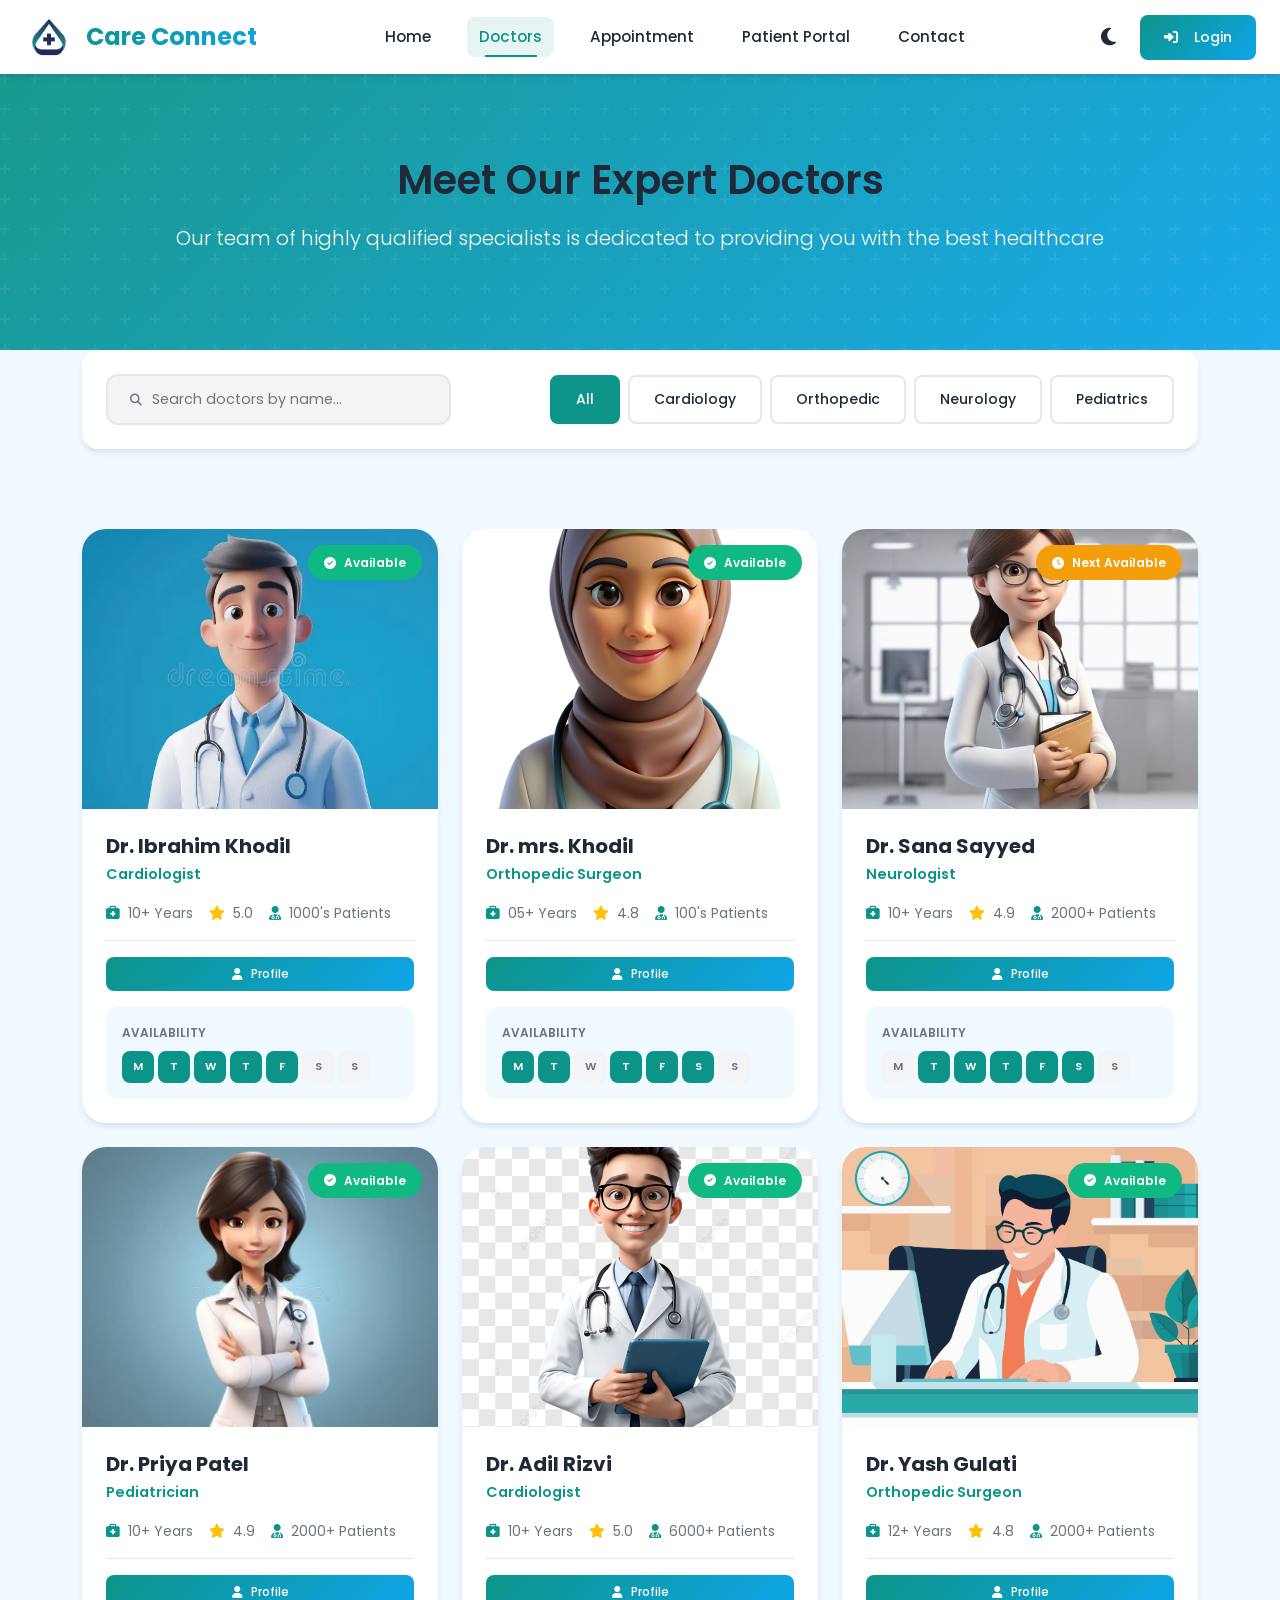
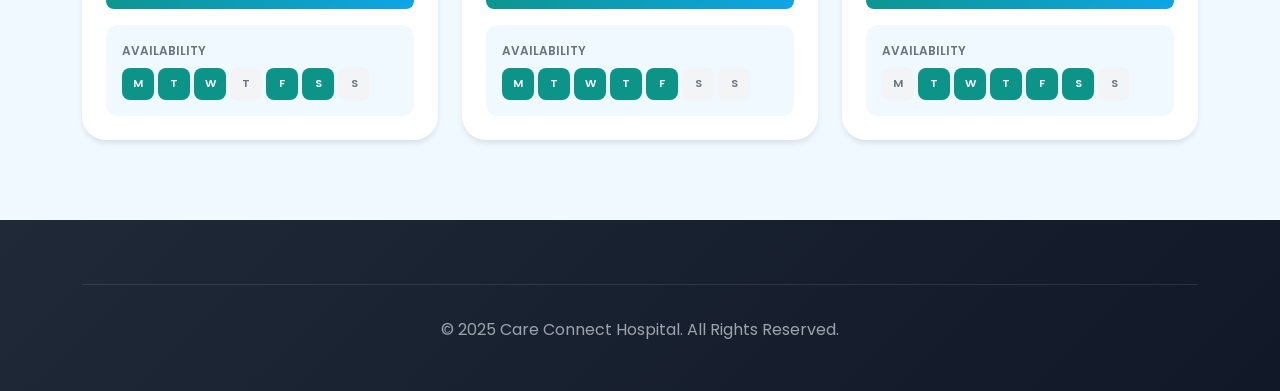
<file: Care Connect Hospital Final year project/Project X Updated 3-5/Project X - Copy/abt.Dr.html>
<!DOCTYPE html>
<html lang="en" data-theme="light">

<head>
    <meta charset="UTF-8">
    <meta name="viewport" content="width=device-width, initial-scale=1.0">
    <title>Our Doctors - Care Connect Hospital</title>
    
    <!-- Google Fonts -->
    <link rel="preconnect" href="https://fonts.googleapis.com">
    <link rel="preconnect" href="https://fonts.gstatic.com" crossorigin>
    <link href="https://fonts.googleapis.com/css2?family=Poppins:wght@300;400;500;600;700&family=Roboto:wght@300;400;500;700&display=swap" rel="stylesheet">
    
    <!-- Font Awesome -->
    <link rel="stylesheet" href="https://cdnjs.cloudflare.com/ajax/libs/font-awesome/6.4.0/css/all.min.css">
    
    <!-- Bootstrap 5 CSS -->
    <link href="https://cdn.jsdelivr.net/npm/bootstrap@5.3.0/dist/css/bootstrap.min.css" rel="stylesheet">
    
    <!-- Custom CSS -->
    <link rel="stylesheet" href="css/main.css">
    
    <style>
        .doctors-hero {
            background: linear-gradient(135deg, rgba(13, 148, 136, 0.95) 0%, rgba(14, 165, 233, 0.95) 100%);
            padding: 5rem 0;
            color: white;
            position: relative;
            overflow: hidden;
        }
        
        .doctors-hero::before {
            content: '';
            position: absolute;
            top: 0;
            left: 0;
            right: 0;
            bottom: 0;
            background: url('data:image/svg+xml,%3Csvg width="60" height="60" viewBox="0 0 60 60" xmlns="http://www.w3.org/2000/svg"%3E%3Cg fill="none" fill-rule="evenodd"%3E%3Cg fill="%23ffffff" fill-opacity="0.05"%3E%3Cpath d="M36 34v-4h-2v4h-4v2h4v4h2v-4h4v-2h-4zm0-30V0h-2v4h-4v2h4v4h2V6h4V4h-4zM6 34v-4H4v4H0v2h4v4h2v-4h4v-2H6zM6 4V0H4v4H0v2h4v4h2V6h4V4H6z"/%3E%3C/g%3E%3C/g%3E%3C/svg%3E');
        }
        
        .filter-section {
            background: var(--white);
            border-radius: 1rem;
            padding: 1.5rem;
            box-shadow: var(--shadow-md);
            margin-top: -50px;
            position: relative;
            z-index: 10;
        }
        
        .specialty-filter .btn {
            border: 2px solid var(--border-color);
            background: var(--white);
            color: var(--text-dark);
            font-weight: 500;
        }
        
        .specialty-filter .btn.active {
            background: var(--primary-teal);
            border-color: var(--primary-teal);
            color: white;
        }
        
        .specialty-filter .btn:hover {
            border-color: var(--primary-teal);
        }
        
        .doctor-card {
            background: var(--white);
            border-radius: 1.5rem;
            overflow: hidden;
            box-shadow: var(--shadow-md);
            transition: var(--transition-base);
            height: 100%;
        }
        
        .doctor-card:hover {
            transform: translateY(-10px);
            box-shadow: var(--shadow-xl);
        }
        
        .doctor-image-container {
            position: relative;
            height: 280px;
            overflow: hidden;
        }
        
        .doctor-image-container img {
            width: 100%;
            height: 100%;
            object-fit: cover;
            transition: var(--transition-slow);
        }
        
        .doctor-card:hover .doctor-image-container img {
            transform: scale(1.1);
        }
        
        .doctor-badge {
            position: absolute;
            top: 1rem;
            right: 1rem;
            background: var(--success);
            color: white;
            padding: 0.5rem 1rem;
            border-radius: 2rem;
            font-size: 0.75rem;
            font-weight: 600;
            display: flex;
            align-items: center;
            gap: 0.5rem;
        }
        
        .doctor-info {
            padding: 1.5rem;
        }
        
        .doctor-name {
            font-size: 1.25rem;
            font-weight: 700;
            margin-bottom: 0.25rem;
        }
        
        .doctor-specialty {
            color: var(--primary-teal);
            font-weight: 600;
            margin-bottom: 1rem;
            font-size: 0.9rem;
        }
        
        .doctor-stats {
            display: flex;
            gap: 1rem;
            margin-bottom: 1rem;
            padding-bottom: 1rem;
            border-bottom: 1px solid var(--border-color);
        }
        
        .doctor-stat {
            display: flex;
            align-items: center;
            gap: 0.5rem;
            font-size: 0.875rem;
            color: var(--text-muted);
        }
        
        .doctor-stat i {
            color: var(--primary-teal);
        }
        
        .doctor-actions {
            display: flex;
            gap: 0.75rem;
        }
        
        .doctor-availability {
            background: var(--light-bg);
            border-radius: 0.75rem;
            padding: 1rem;
            margin-top: 1rem;
        }
        
        .availability-title {
            font-size: 0.75rem;
            color: var(--text-muted);
            margin-bottom: 0.5rem;
            font-weight: 600;
            text-transform: uppercase;
        }
        
        .availability-days {
            display: flex;
            gap: 0.25rem;
        }
        
        .day-badge {
            width: 32px;
            height: 32px;
            border-radius: 0.5rem;
            display: flex;
            align-items: center;
            justify-content: center;
            font-size: 0.7rem;
            font-weight: 600;
            background: var(--light-gray);
            color: var(--text-muted);
        }
        
        .day-badge.available {
            background: var(--primary-teal);
            color: white;
        }
        
        .search-box {
            position: relative;
        }
        
        .search-box input {
            width: 100%;
            padding: 0.75rem 1rem 0.75rem 2.75rem;
            border: 2px solid var(--border-color);
            border-radius: 0.75rem;
            font-size: 0.9rem;
        }
        
        .search-box input:focus {
            outline: none;
            border-color: var(--primary-teal);
        }
        
        .search-box i {
            position: absolute;
            left: 1rem;
            top: 50%;
            transform: translateY(-50%);
            color: var(--text-muted);
        }
    </style>
</head>

<body>
    <!-- Header -->
    <header class="hospital-header">
        <div class="header-container">
            <div class="logo-section">
                <a href="index.html">
                    <img src="css/CareConnect Logo.png" alt="Care Connect" class="logo-img">
                </a>
                <span class="logo-text">Care Connect</span>
            </div>
            
            <button class="menu-toggle" id="menu-toggle">
                <span></span>
                <span></span>
                <span></span>
            </button>
            
            <nav class="main-nav" id="main-nav">
                <a href="index.html" class="nav-link">
                    <i class="fas fa-home me-2 d-lg-none"></i>Home
                </a>
                <a href="abt.Dr.html" class="nav-link active">
                    <i class="fas fa-user-md me-2 d-lg-none"></i>Doctors
                </a>
                <a href="appointment.html" class="nav-link">
                    <i class="fas fa-calendar-check me-2 d-lg-none"></i>Appointment
                </a>
                <a href="./Login.html" class="nav-link">
                    <i class="fas fa-notes-medical me-2 d-lg-none"></i>Patient Portal
                </a>
                <a href="contact.html" class="nav-link">
                    <i class="fas fa-envelope me-2 d-lg-none"></i>Contact
                </a>
            </nav>
            
            <div class="header-actions">
                <button class="theme-toggle" id="theme-toggle" title="Toggle Theme">
                    <i class="fas fa-moon"></i>
                </button>
                
                <a href="Login.html" class="btn btn-primary">
                    <i class="fas fa-sign-in-alt me-2"></i>Login
                </a>
            </div>
        </div>
    </header>

    <!-- Hero Section -->
    <section class="doctors-hero">
        <div class="container text-center position-relative">
            <h1 class="mb-3">Meet Our Expert Doctors</h1>
            <p class="lead">Our team of highly qualified specialists is dedicated to providing you with the best healthcare</p>
        </div>
    </section>

    <!-- Filter Section -->
    <section class="section" style="padding-bottom: 0; margin-top: -30px;">
        <div class="container">
            <div class="filter-section">
                <div class="row align-items-center g-3">
                    <div class="col-lg-4">
                        <div class="search-box">
                            <i class="fas fa-search"></i>
                            <input type="text" id="doctorSearch" placeholder="Search doctors by name..." oninput="filterDoctors()">
                        </div>
                    </div>
                    <div class="col-lg-8">
                        <div class="specialty-filter d-flex gap-2 flex-wrap justify-content-lg-end">
                            <button class="btn active" onclick="filterBySpecialty('all', this)">All</button>
                            <button class="btn" onclick="filterBySpecialty('Cardiology', this)">Cardiology</button>
                            <button class="btn" onclick="filterBySpecialty('Orthopedic', this)">Orthopedic</button>
                            <button class="btn" onclick="filterBySpecialty('Neurology', this)">Neurology</button>
                            <button class="btn" onclick="filterBySpecialty('Pediatrics', this)">Pediatrics</button>
                        </div>
                    </div>
                </div>
            </div>
        </div>
    </section>

    <!-- Doctors Grid -->
    <section class="section">
        <div class="container">
            <div class="row g-4" id="doctorsGrid">
                <!-- Doctor 1 -->
                <div class="col-lg-4 col-md-6" data-specialty="Cardiology">
                    <div class="doctor-card">
                        <div class="doctor-image-container">
                            <img src="detailed-d-male-doctor-avatar-providing-medical-consultation-horizontal-layout-detailed-d-male-doctor-avatar-providing-352922920.webp" alt="Dr. Ibrahim Khodil">
                            <div class="doctor-badge">
                                <i class="fas fa-check-circle"></i> Available
                            </div>
                        </div>
                        <div class="doctor-info">
                            <h4 class="doctor-name">Dr. Ibrahim Khodil</h4>
                            <p class="doctor-specialty">Cardiologist</p>
                            
                            <div class="doctor-stats">
                                <div class="doctor-stat">
                                    <i class="fas fa-briefcase-medical"></i>
                                    <span>10+ Years</span>
                                </div>
                                <div class="doctor-stat">
                                    <i class="fas fa-star text-warning"></i>
                                    <span>5.0</span>
                                </div>
                                <div class="doctor-stat">
                                    <i class="fas fa-user-md"></i>
                                    <span>1000's Patients</span>
                                </div>
                            </div>
                            
                            <div class="doctor-actions">
                                <a href="doctors/Dr.IK.appointment.html" class="btn btn-primary btn-sm flex-grow-1">
                                    <i class="fas fas fa-user"></i> Profile
                                </a>
                              
                            </div>
                            
                            <div class="doctor-availability">
                                <div class="availability-title">Availability</div>
                                <div class="availability-days">
                                    <span class="day-badge available">M</span>
                                    <span class="day-badge available">T</span>
                                    <span class="day-badge available">W</span>
                                    <span class="day-badge available">T</span>
                                    <span class="day-badge available">F</span>
                                    <span class="day-badge">S</span>
                                    <span class="day-badge">S</span>
                                </div>
                            </div>
                        </div>
                    </div>
                </div>
                
                <!-- Doctor 2 -->
                <div class="col-lg-4 col-md-6" data-specialty="Orthopedic">
                    <div class="doctor-card">
                        <div class="doctor-image-container">
                            <img src="female-doctor-with-hijab-3d-render-free-png.webp" alt="Dr. Sarah Johnson">
                            <div class="doctor-badge">
                                <i class="fas fa-check-circle"></i> Available
                            </div>
                        </div>
                        <div class="doctor-info">
                            <h4 class="doctor-name">Dr. mrs. Khodil</h4>
                            <p class="doctor-specialty">Orthopedic Surgeon</p>
                            
                            <div class="doctor-stats">
                                <div class="doctor-stat">
                                    <i class="fas fa-briefcase-medical"></i>
                                    <span>05+ Years</span>
                                </div>
                                <div class="doctor-stat">
                                    <i class="fas fa-star text-warning"></i>
                                    <span>4.8</span>
                                </div>
                                <div class="doctor-stat">
                                    <i class="fas fa-user-md"></i>
                                    <span>100's Patients</span>
                                </div>
                            </div>
                            
                            <div class="doctor-actions">
                                  <a href="doctors/Dr.IK.appointment.html" class="btn btn-primary btn-sm flex-grow-1">
                                    <i class="fas fas fa-user"></i> Profile
                                </a>
                               
                            </div>
                            
                            <div class="doctor-availability">
                                <div class="availability-title">Availability</div>
                                <div class="availability-days">
                                    <span class="day-badge available">M</span>
                                    <span class="day-badge available">T</span>
                                    <span class="day-badge">W</span>
                                    <span class="day-badge available">T</span>
                                    <span class="day-badge available">F</span>
                                    <span class="day-badge available">S</span>
                                    <span class="day-badge">S</span>
                                </div>
                            </div>
                        </div>
                    </div>
                </div>
                
                <!-- Doctor 3 -->
                <div class="col-lg-4 col-md-6" data-specialty="Neurology">
                    <div class="doctor-card">
                        <div class="doctor-image-container">
                            <img src="cute-cartoon-3d-girl-ware-doctor-cloth-friendly-female-doctor-illustration_862994-64756.jpg.jpeg" alt="Dr. Michael Chen">
                            <div class="doctor-badge" style="background: var(--warning);">
                                <i class="fas fa-clock"></i> Next Available
                            </div>
                        </div>
                        <div class="doctor-info">
                            <h4 class="doctor-name">Dr. Sana Sayyed</h4>
                            <p class="doctor-specialty">Neurologist</p>
                            
                            <div class="doctor-stats">
                                <div class="doctor-stat">
                                    <i class="fas fa-briefcase-medical"></i>
                                    <span>10+ Years</span>
                                </div>
                                <div class="doctor-stat">
                                    <i class="fas fa-star text-warning"></i>
                                    <span>4.9</span>
                                </div>
                                <div class="doctor-stat">
                                    <i class="fas fa-user-md"></i>
                                    <span>2000+ Patients</span>
                                </div>
                            </div>
                            
                            <div class="doctor-actions">
                                <a href="doctors/Dr.IK.appointment.html" class="btn btn-primary btn-sm flex-grow-1">
                                    <i class="fas fas fa-user"></i> Profile
                                </a>
                               
                            </div>
                            
                            <div class="doctor-availability">
                                <div class="availability-title">Availability</div>
                                <div class="availability-days">
                                    <span class="day-badge">M</span>
                                    <span class="day-badge available">T</span>
                                    <span class="day-badge available">W</span>
                                    <span class="day-badge available">T</span>
                                    <span class="day-badge available">F</span>
                                    <span class="day-badge available">S</span>
                                    <span class="day-badge">S</span>
                                </div>
                            </div>
                        </div>
                    </div>
                </div>
                
                <!-- Doctor 4 -->
                <div class="col-lg-4 col-md-6" data-specialty="Pediatrics">
                    <div class="doctor-card">
                        <div class="doctor-image-container">
                            <img src="d-woman-doctor-asian-female-character-simple-cartoon-fun-afro-person-stethoscope-uniform-girl-hospital-clinic-296599093.webp" alt="Dr. Priya Patel">
                            <div class="doctor-badge">
                                <i class="fas fa-check-circle"></i> Available
                            </div>
                        </div>
                        <div class="doctor-info">
                            <h4 class="doctor-name">Dr. Priya Patel</h4>
                            <p class="doctor-specialty">Pediatrician</p>
                            
                            <div class="doctor-stats">
                                <div class="doctor-stat">
                                    <i class="fas fa-briefcase-medical"></i>
                                    <span>10+ Years</span>
                                </div>
                                <div class="doctor-stat">
                                    <i class="fas fa-star text-warning"></i>
                                    <span>4.9</span>
                                </div>
                                <div class="doctor-stat">
                                    <i class="fas fa-user-md"></i>
                                    <span>2000+ Patients</span>
                                </div>
                            </div>
                            
                            <div class="doctor-actions">
                               <a href="doctors/Dr.IK.appointment.html" class="btn btn-primary btn-sm flex-grow-1">
                                    <i class="fas fas fa-user"></i> Profile
                                </a>
                             
                            </div>
                            
                            <div class="doctor-availability">
                                <div class="availability-title">Availability</div>
                                <div class="availability-days">
                                    <span class="day-badge available">M</span>
                                    <span class="day-badge available">T</span>
                                    <span class="day-badge available">W</span>
                                    <span class="day-badge">T</span>
                                    <span class="day-badge available">F</span>
                                    <span class="day-badge available">S</span>
                                    <span class="day-badge">S</span>
                                </div>
                            </div>
                        </div>
                    </div>
                </div>
                
                <!-- Doctor 5 -->
                <div class="col-lg-4 col-md-6" data-specialty="Cardiology">
                    <div class="doctor-card">
                        <div class="doctor-image-container">
                            <img src="pngtree-medical-3d-character-of-a-male-doctor-for-health-industry-projects-png-image_15291621.png" alt="Dr. James Wilson">
                            <div class="doctor-badge">
                                <i class="fas fa-check-circle"></i> Available
                            </div>
                        </div>
                        <div class="doctor-info">
                            <h4 class="doctor-name">Dr.  Adil Rizvi</h4>
                            <p class="doctor-specialty">Cardiologist</p>
                            
                            <div class="doctor-stats">
                                <div class="doctor-stat">
                                    <i class="fas fa-briefcase-medical"></i>
                                    <span>10+ Years</span>
                                </div>
                                <div class="doctor-stat">
                                    <i class="fas fa-star text-warning"></i>
                                    <span>5.0</span>
                                </div>
                                <div class="doctor-stat">
                                    <i class="fas fa-user-md"></i>
                                    <span>6000+ Patients</span>
                                </div>
                            </div>
                            
                            <div class="doctor-actions">
                                 <a href="doctors/Dr.IK.appointment.html" class="btn btn-primary btn-sm flex-grow-1">
                                    <i class="fas fas fa-user"></i> Profile
                                </a>
                               
                            </div>
                            
                            <div class="doctor-availability">
                                <div class="availability-title">Availability</div>
                                <div class="availability-days">
                                    <span class="day-badge available">M</span>
                                    <span class="day-badge available">T</span>
                                    <span class="day-badge available">W</span>
                                    <span class="day-badge available">T</span>
                                    <span class="day-badge available">F</span>
                                    <span class="day-badge">S</span>
                                    <span class="day-badge">S</span>
                                </div>
                            </div>
                        </div>
                    </div>
                </div>
                
                <!-- Doctor 6 -->
                <div class="col-lg-4 col-md-6" data-specialty="Orthopedic">
                    <div class="doctor-card">
                        <div class="doctor-image-container">
                            <img src="css/DrPic.jpg" alt="Dr. Emily Brown">
                            <div class="doctor-badge">
                                <i class="fas fa-check-circle"></i> Available
                            </div>
                        </div>
                        <div class="doctor-info">
                            <h4 class="doctor-name">Dr. Yash Gulati</h4>
                            <p class="doctor-specialty">Orthopedic Surgeon</p>
                            
                            <div class="doctor-stats">
                                <div class="doctor-stat">
                                    <i class="fas fa-briefcase-medical"></i>
                                    <span>12+ Years</span>
                                </div>
                                <div class="doctor-stat">
                                    <i class="fas fa-star text-warning"></i>
                                    <span>4.8</span>
                                </div>
                                <div class="doctor-stat">
                                    <i class="fas fa-user-md"></i>
                                    <span>2000+ Patients</span>
                                </div>
                            </div>
                            
                            <div class="doctor-actions">
                                 <a href="doctors/Dr.IK.appointment.html" class="btn btn-primary btn-sm flex-grow-1">
                                    <i class="fas fas fa-user"></i> Profile
                                </a>
                              
                            </div>
                            
                            <div class="doctor-availability">
                                <div class="availability-title">Availability</div>
                                <div class="availability-days">
                                    <span class="day-badge">M</span>
                                    <span class="day-badge available">T</span>
                                    <span class="day-badge available">W</span>
                                    <span class="day-badge available">T</span>
                                    <span class="day-badge available">F</span>
                                    <span class="day-badge available">S</span>
                                    <span class="day-badge">S</span>
                                </div>
                            </div>
                        </div>
                    </div>
                </div>
            </div>
        </div>
    </section>

    <!-- Footer -->
    <footer class="footer">
        <div class="container">
            <div class="footer-bottom">
                <p>&copy; 2025 Care Connect Hospital. All Rights Reserved.</p>
            </div>
        </div>
    </footer>

    <!-- Scripts -->
    <script src="https://cdn.jsdelivr.net/npm/bootstrap@5.3.0/dist/js/bootstrap.bundle.min.js"></script>
    <script src="js/main.js"></script>
    <script>
        // Filter by Specialty
        function filterBySpecialty(specialty, button) {
            // Update active button
            document.querySelectorAll('.specialty-filter .btn').forEach(btn => btn.classList.remove('active'));
            button.classList.add('active');
            
            // Filter cards
            const cards = document.querySelectorAll('#doctorsGrid > div');
            cards.forEach(card => {
                if (specialty === 'all' || card.dataset.specialty === specialty) {
                    card.style.display = 'block';
                } else {
                    card.style.display = 'none';
                }
            });
        }
        
        // Search Doctors
        function filterDoctors() {
            const searchTerm = document.getElementById('doctorSearch').value.toLowerCase();
            const cards = document.querySelectorAll('#doctorsGrid > div');
            
            cards.forEach(card => {
                const name = card.querySelector('.doctor-name').textContent.toLowerCase();
                if (name.includes(searchTerm)) {
                    card.style.display = 'block';
                } else {
                    card.style.display = 'none';
                }
            });
        }
        
        // View Profile
        function viewProfile(doctorName) {
            showToast('Profile View', `Viewing profile of ${doctorName}`, 'info');
        }
    </script>
</body>
</html>
</file>
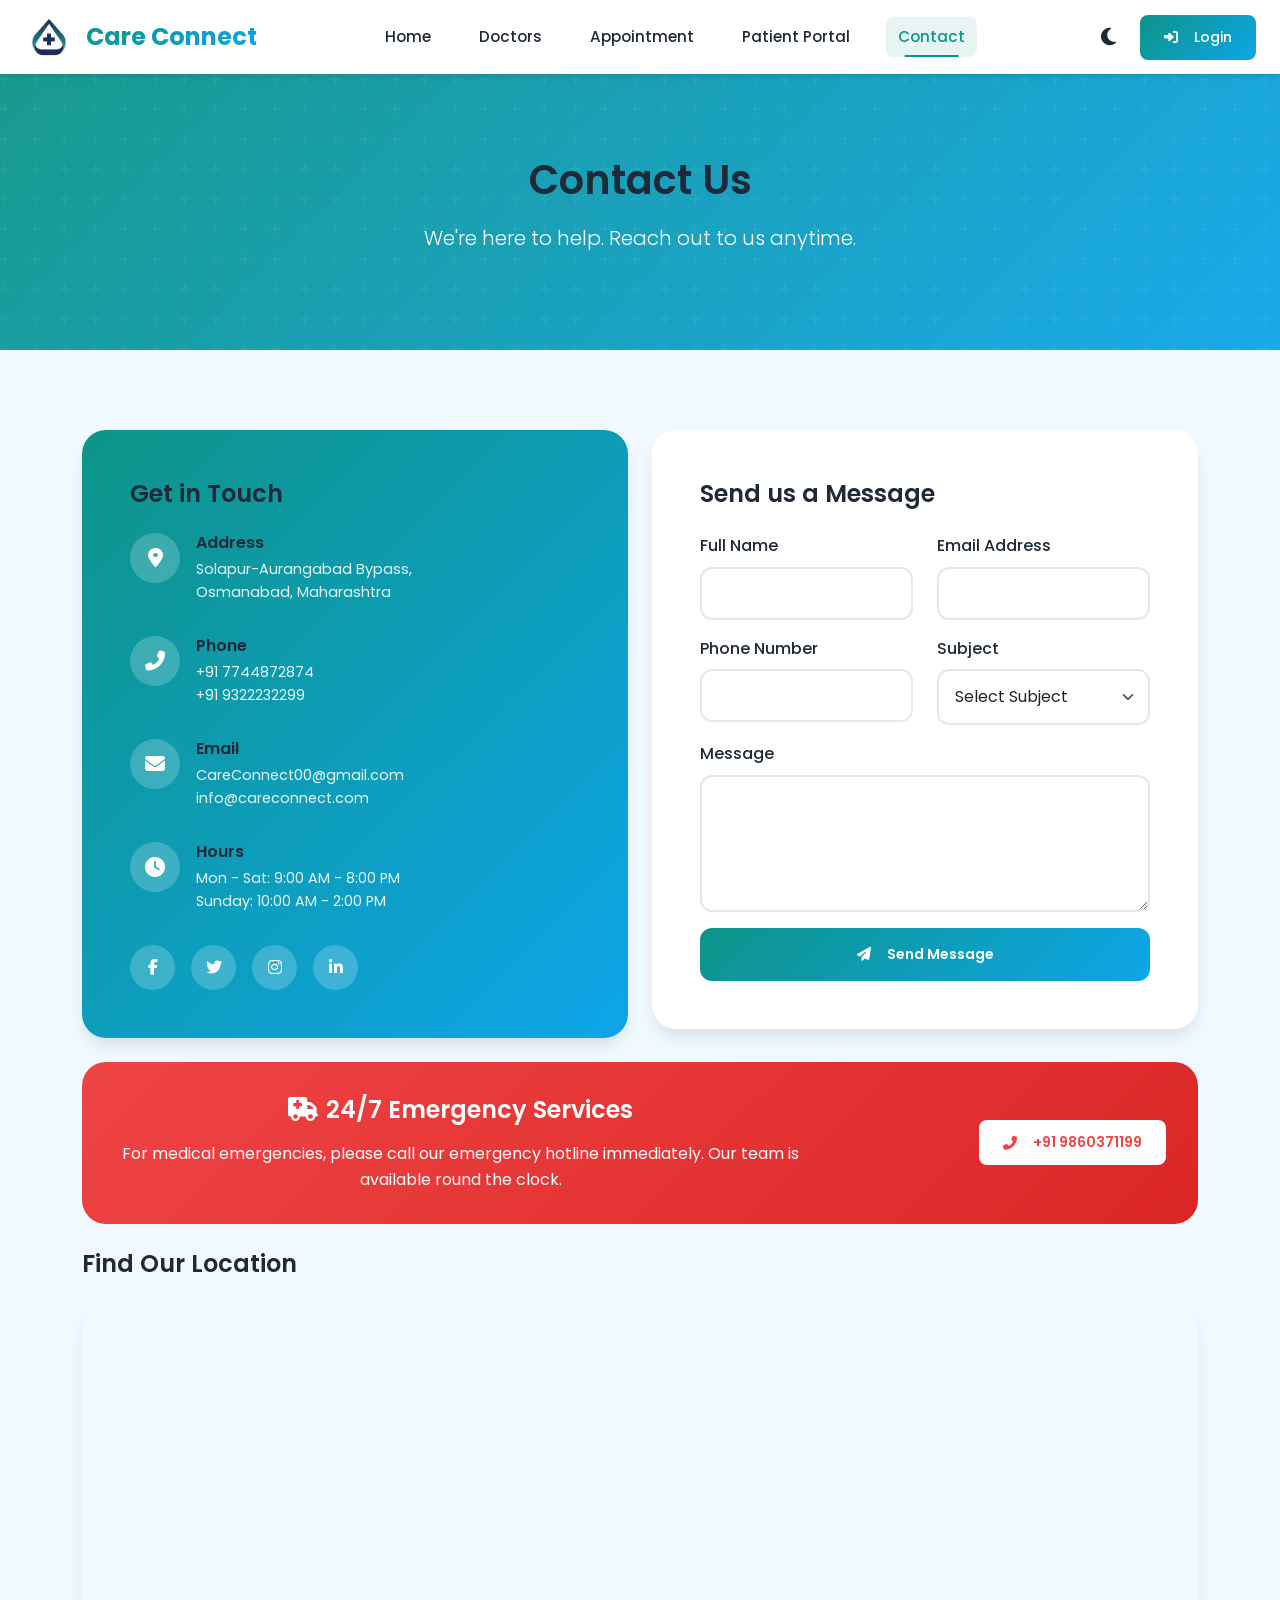
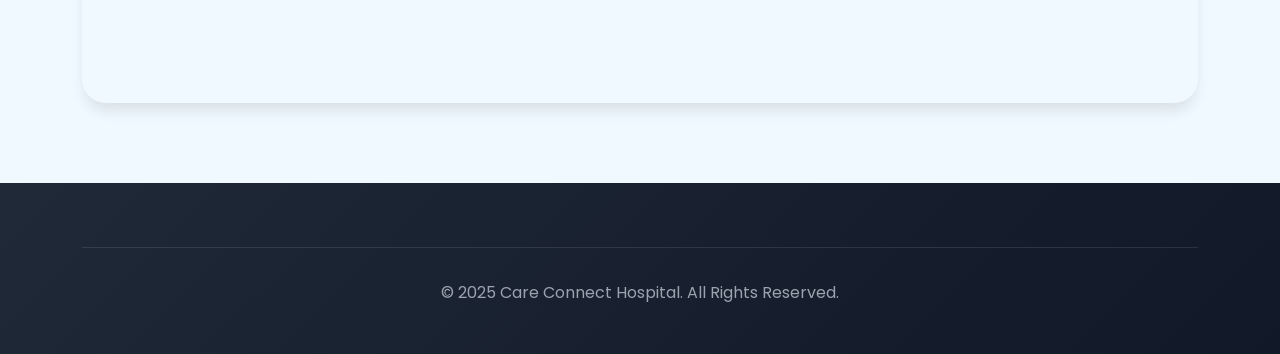
<file: Care Connect Hospital Final year project/Project X Updated 3-5/Project X - Copy/contact.html>
<!DOCTYPE html>
<html lang="en" data-theme="light">

<head>
    <meta charset="UTF-8">
    <meta name="viewport" content="width=device-width, initial-scale=1.0">
    <title>Contact Us - Care Connect Hospital</title>
    
    <!-- Google Fonts -->
    <link rel="preconnect" href="https://fonts.googleapis.com">
    <link rel="preconnect" href="https://fonts.gstatic.com" crossorigin>
    <link href="https://fonts.googleapis.com/css2?family=Poppins:wght@300;400;500;600;700&family=Roboto:wght@300;400;500;700&display=swap" rel="stylesheet">
    
    <!-- Font Awesome -->
    <link rel="stylesheet" href="https://cdnjs.cloudflare.com/ajax/libs/font-awesome/6.4.0/css/all.min.css">
    
    <!-- Bootstrap 5 CSS -->
    <link href="https://cdn.jsdelivr.net/npm/bootstrap@5.3.0/dist/css/bootstrap.min.css" rel="stylesheet">
    
    <!-- Custom CSS -->
    <link rel="stylesheet" href="css/main.css">
    
    <style>
        .contact-hero {
            background: linear-gradient(135deg, rgba(13, 148, 136, 0.95) 0%, rgba(14, 165, 233, 0.95) 100%);
            padding: 5rem 0;
            color: white;
            position: relative;
            overflow: hidden;
        }
        
        .contact-hero::before {
            content: '';
            position: absolute;
            top: 0;
            left: 0;
            right: 0;
            bottom: 0;
            background: url('data:image/svg+xml,%3Csvg width="60" height="60" viewBox="0 0 60 60" xmlns="http://www.w3.org/2000/svg"%3E%3Cg fill="none" fill-rule="evenodd"%3E%3Cg fill="%23ffffff" fill-opacity="0.05"%3E%3Cpath d="M36 34v-4h-2v4h-4v2h4v4h2v-4h4v-2h-4zm0-30V0h-2v4h-4v2h4v4h2V6h4V4h-4zM6 34v-4H4v4H0v2h4v4h2v-4h4v-2H6zM6 4V0H4v4H0v2h4v4h2V6h4V4H6z"/%3E%3C/g%3E%3C/g%3E%3C/svg%3E');
        }
        
        .contact-card {
            background: var(--white);
            border-radius: 1.5rem;
            box-shadow: var(--shadow-lg);
            overflow: hidden;
        }
        
        .contact-info-section {
            background: linear-gradient(135deg, #0D9488 0%, #0EA5E9 100%);
            padding: 3rem;
            color: white;
        }
        
        .contact-info-item {
            display: flex;
            align-items: flex-start;
            gap: 1rem;
            margin-bottom: 2rem;
        }
        
        .contact-info-icon {
            width: 50px;
            height: 50px;
            background: rgba(255, 255, 255, 0.2);
            border-radius: 50%;
            display: flex;
            align-items: center;
            justify-content: center;
            font-size: 1.25rem;
            flex-shrink: 0;
        }
        
        .contact-info-content h5 {
            font-size: 1rem;
            margin-bottom: 0.25rem;
            font-weight: 600;
        }
        
        .contact-info-content p {
            opacity: 0.9;
            margin: 0;
            font-size: 0.9rem;
        }
        
        .contact-form-section {
            padding: 3rem;
        }
        
        .contact-form .form-control,
        .contact-form .form-select {
            border: 2px solid var(--border-color);
            border-radius: 0.75rem;
            padding: 0.875rem 1rem;
        }
        
        .contact-form .form-control:focus,
        .contact-form .form-select:focus {
            border-color: var(--primary-teal);
            box-shadow: 0 0 0 4px rgba(13, 148, 136, 0.1);
        }
        
        .submit-btn {
            background: linear-gradient(135deg, #0D9488 0%, #0EA5E9 100%);
            border: none;
            padding: 1rem 2rem;
            font-weight: 600;
            border-radius: 0.75rem;
        }
        
        .submit-btn:hover {
            transform: translateY(-2px);
            box-shadow: 0 10px 20px rgba(13, 148, 136, 0.3);
        }
        
        .map-container {
            border-radius: 1.5rem;
            overflow: hidden;
            box-shadow: var(--shadow-lg);
            height: 400px;
        }
        
        .map-container iframe {
            width: 100%;
            height: 100%;
            border: none;
        }
        
        .emergency-box {
            background: linear-gradient(135deg, #EF4444 0%, #DC2626 100%);
            border-radius: 1.5rem;
            padding: 2rem;
            color: white;
            text-align: center;
        }
        
        .emergency-box h3 {
            color: white;
            margin-bottom: 1rem;
        }
        
        .emergency-box .btn {
            background: white;
            color: #EF4444;
            font-weight: 600;
        }
        
        .social-links {
            display: flex;
            gap: 1rem;
            margin-top: 2rem;
        }
        
        .social-links a {
            width: 45px;
            height: 45px;
            background: rgba(255, 255, 255, 0.2);
            border-radius: 50%;
            display: flex;
            align-items: center;
            justify-content: center;
            color: white;
            transition: var(--transition-base);
        }
        
        .social-links a:hover {
            background: white;
            color: var(--primary-teal);
            transform: translateY(-3px);
        }
    </style>
</head>

<body>
    <!-- Header -->
    <header class="hospital-header">
        <div class="header-container">
            <div class="logo-section">
                <a href="index.html">
                    <img src="css/CareConnect Logo.png" alt="Care Connect" class="logo-img">
                </a>
                <span class="logo-text">Care Connect</span>
            </div>
            
            <button class="menu-toggle" id="menu-toggle">
                <span></span>
                <span></span>
                <span></span>
            </button>
            
            <nav class="main-nav" id="main-nav">
                <a href="index.html" class="nav-link">
                    <i class="fas fa-home me-2 d-lg-none"></i>Home
                </a>
                <a href="abt.Dr.html" class="nav-link">
                    <i class="fas fa-user-md me-2 d-lg-none"></i>Doctors
                </a>
                <a href="appointment.html" class="nav-link">
                    <i class="fas fa-calendar-check me-2 d-lg-none"></i>Appointment
                </a>
                <a href="./Login.html" class="nav-link">
                    <i class="fas fa-notes-medical me-2 d-lg-none"></i>Patient Portal
                </a>
                <a href="contact.html" class="nav-link active">
                    <i class="fas fa-envelope me-2 d-lg-none"></i>Contact
                </a>
            </nav>
            
            <div class="header-actions">
                <button class="theme-toggle" id="theme-toggle" title="Toggle Theme">
                    <i class="fas fa-moon"></i>
                </button>
                
                <a href="Login.html" class="btn btn-primary">
                    <i class="fas fa-sign-in-alt me-2"></i>Login
                </a>
            </div>
        </div>
    </header>

    <!-- Hero Section -->
    <section class="contact-hero">
        <div class="container text-center position-relative">
            <h1 class="mb-3">Contact Us</h1>
            <p class="lead">We're here to help. Reach out to us anytime.</p>
        </div>
    </section>

    <!-- Contact Section -->
    <section class="section">
        <div class="container">
            <div class="row g-4">
                <div class="col-lg-6">
                    <div class="contact-card">
                        <div class="contact-info-section">
                            <h3 class="mb-4">Get in Touch</h3>
                            
                            <div class="contact-info-item">
                                <div class="contact-info-icon">
                                    <i class="fas fa-map-marker-alt"></i>
                                </div>
                                <div class="contact-info-content">
                                    <h5>Address</h5>
                                    <p>Solapur-Aurangabad Bypass,<br>Osmanabad, Maharashtra</p>
                                </div>
                            </div>
                            
                            <div class="contact-info-item">
                                <div class="contact-info-icon">
                                    <i class="fas fa-phone-alt"></i>
                                </div>
                                <div class="contact-info-content">
                                    <h5>Phone</h5>
                                    <p>+91 7744872874<br>+91 9322232299</p>
                                </div>
                            </div>
                            
                            <div class="contact-info-item">
                                <div class="contact-info-icon">
                                    <i class="fas fa-envelope"></i>
                                </div>
                                <div class="contact-info-content">
                                    <h5>Email</h5>
                                    <p>CareConnect00@gmail.com<br>info@careconnect.com</p>
                                </div>
                            </div>
                            
                            <div class="contact-info-item">
                                <div class="contact-info-icon">
                                    <i class="fas fa-clock"></i>
                                </div>
                                <div class="contact-info-content">
                                    <h5>Hours</h5>
                                    <p>Mon - Sat: 9:00 AM - 8:00 PM<br>Sunday: 10:00 AM - 2:00 PM</p>
                                </div>
                            </div>
                            
                            <div class="social-links">
                                <a href="#"><i class="fab fa-facebook-f"></i></a>
                                <a href="#"><i class="fab fa-twitter"></i></a>
                                <a href="#"><i class="fab fa-instagram"></i></a>
                                <a href="#"><i class="fab fa-linkedin-in"></i></a>
                            </div>
                        </div>
                    </div>
                </div>
                
                <div class="col-lg-6">
                    <div class="contact-card">
                        <div class="contact-form-section">
                            <h3 class="mb-4">Send us a Message</h3>
                            
                            <form class="contact-form" id="contactForm">
                                <div class="row">
                                    <div class="col-md-6">
                                        <div class="mb-3">
                                            <label class="form-label">Full Name</label>
                                            <input type="text" class="form-control" id="contactName" required>
                                        </div>
                                    </div>
                                    <div class="col-md-6">
                                        <div class="mb-3">
                                            <label class="form-label">Email Address</label>
                                            <input type="email" class="form-control" id="contactEmail" required>
                                        </div>
                                    </div>
                                </div>
                                
                                <div class="row">
                                    <div class="col-md-6">
                                        <div class="mb-3">
                                            <label class="form-label">Phone Number</label>
                                            <input type="tel" class="form-control" id="contactPhone">
                                        </div>
                                    </div>
                                    <div class="col-md-6">
                                        <div class="mb-3">
                                            <label class="form-label">Subject</label>
                                            <select class="form-select" id="contactSubject">
                                                <option value="">Select Subject</option>
                                                <option value="appointment">Book Appointment</option>
                                                <option value="general">General Inquiry</option>
                                                <option value="feedback">Feedback</option>
                                                <option value="complaint">Complaint</option>
                                                <option value="other">Other</option>
                                            </select>
                                        </div>
                                    </div>
                                </div>
                                
                                <div class="mb-3">
                                    <label class="form-label">Message</label>
                                    <textarea class="form-control" id="contactMessage" rows="5" required></textarea>
                                </div>
                                
                                <button type="submit" class="btn btn-primary submit-btn w-100">
                                    <i class="fas fa-paper-plane me-2"></i>Send Message
                                </button>
                            </form>
                        </div>
                    </div>
                </div>
            </div>
            
            <!-- Emergency Box -->
            <div class="row mt-4">
                <div class="col-12">
                    <div class="emergency-box">
                        <div class="row align-items-center">
                            <div class="col-lg-8">
                                <h3><i class="fas fa-ambulance me-2"></i>24/7 Emergency Services</h3>
                                <p class="mb-0">For medical emergencies, please call our emergency hotline immediately. Our team is available round the clock.</p>
                            </div>
                            <div class="col-lg-4 text-lg-end mt-3 mt-lg-0">
                                <a href="tel:+919876543210" class="btn">
                                    <i class="fas fa-phone-alt me-2"></i>+91 9860371199
                                </a>
                            </div>
                        </div>
                    </div>
                </div>
            </div>
            
            <!-- Map -->
            <div class="row mt-4">
                <div class="col-12">
                    <h3 class="mb-4">Find Our Location</h3>
                    <div class="map-container">
                        <iframe src="https://www.google.com/maps/embed?pb=!1m18!1m12!1m3!1d60645.95386025817!2d76.00323170166857!3d18.192815906392628!2m3!1f0!2f0!3f0!3m2!1i1024!2i768!4f13.1!3m3!1m2!1s0x3bc5a22b89c9a693%3A0x8aec87add8bfeebc!2sDharashiv%2C%20Maharashtra!5e0!3m2!1sen!2sin!4v1764748811302!5m2!1sen!2sin" allowfullscreen="" loading="lazy" referrerpolicy="no-referrer-when-downgrade"></iframe>
                    </div>
                </div>
            </div>
        </div>
    </section>

    <!-- Footer -->
    <footer class="footer">
        <div class="container">
            <div class="footer-bottom">
                <p>&copy; 2025 Care Connect Hospital. All Rights Reserved.</p>
            </div>
        </div>
    </footer>

    <!-- Scripts -->
    <script src="https://cdn.jsdelivr.net/npm/bootstrap@5.3.0/dist/js/bootstrap.bundle.min.js"></script>
    <script src="js/main.js"></script>
    <script>
        // Contact Form
        document.getElementById('contactForm').addEventListener('submit', function(e) {
            e.preventDefault();
            
            const name = document.getElementById('contactName').value;
            const email = document.getElementById('contactEmail').value;
            const message = document.getElementById('contactMessage').value;
            
            // Simulate form submission
            showToast('Message Sent!', `Thank you ${name}! We'll contact you at ${email} shortly.`, 'success');
            
            // Reset form
            this.reset();
        });
    </script>
</body>
</html>
</file>
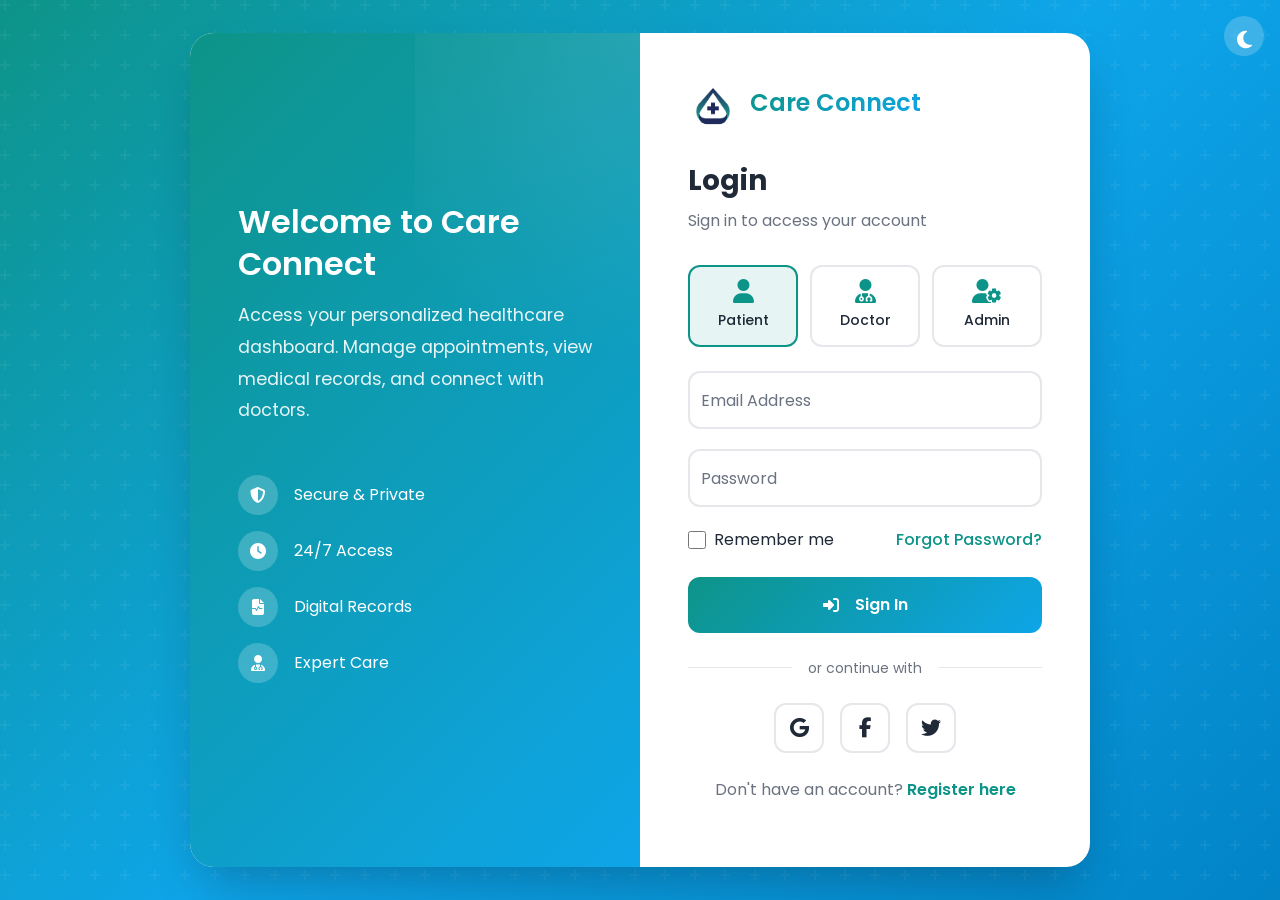
<file: Care Connect Hospital Final year project/Project X Updated 3-5/Project X - Copy/Login.html>
<!DOCTYPE html>
<html lang="en" data-theme="light">

<head>
    <meta charset="UTF-8">
    <meta name="viewport" content="width=device-width, initial-scale=1.0">
    <title>Login - Care Connect Hospital</title>
    
    <!-- Google Fonts -->
    <link rel="preconnect" href="https://fonts.googleapis.com">
    <link rel="preconnect" href="https://fonts.gstatic.com" crossorigin>
    <link href="https://fonts.googleapis.com/css2?family=Poppins:wght@300;400;500;600;700&family=Roboto:wght@300;400;500;700&display=swap" rel="stylesheet">
    
    <!-- Font Awesome -->
    <link rel="stylesheet" href="https://cdnjs.cloudflare.com/ajax/libs/font-awesome/6.4.0/css/all.min.css">
    
    <!-- Bootstrap 5 CSS -->
    <link href="https://cdn.jsdelivr.net/npm/bootstrap@5.3.0/dist/css/bootstrap.min.css" rel="stylesheet">
    
    <!-- Custom CSS -->
    <link rel="stylesheet" href="css/main.css">
    
    <style>
        .login-page {
            min-height: 100vh;
            display: flex;
            align-items: center;
            justify-content: center;
            background: linear-gradient(135deg, #0D9488 0%, #0EA5E9 50%, #0284C7 100%);
            position: relative;
            overflow: hidden;
        }
        
        .login-page::before {
            content: '';
            position: absolute;
            top: 0;
            left: 0;
            right: 0;
            bottom: 0;
            background: url('data:image/svg+xml,%3Csvg width="60" height="60" viewBox="0 0 60 60" xmlns="http://www.w3.org/2000/svg"%3E%3Cg fill="none" fill-rule="evenodd"%3E%3Cg fill="%23ffffff" fill-opacity="0.05"%3E%3Cpath d="M36 34v-4h-2v4h-4v2h4v4h2v-4h4v-2h-4zm0-30V0h-2v4h-4v2h4v4h2V6h4V4h-4zM6 34v-4H4v4H0v2h4v4h2v-4h4v-2H6zM6 4V0H4v4H0v2h4v4h2V6h4V4H6z"/%3E%3C/g%3E%3C/g%3E%3C/svg%3E');
        }
        
        .login-card {
            background: var(--white);
            border-radius: 1.5rem;
            box-shadow: 0 25px 50px -12px rgba(0, 0, 0, 0.25);
            overflow: hidden;
            max-width: 900px;
            width: 90%;
            display: flex;
            position: relative;
            z-index: 1;
        }
        
        .login-visual {
            flex: 1;
            background: linear-gradient(135deg, #0D9488 0%, #0EA5E9 100%);
            padding: 3rem;
            display: flex;
            flex-direction: column;
            justify-content: center;
            color: white;
            position: relative;
            overflow: hidden;
        }
        
        .login-visual::before {
            content: '';
            position: absolute;
            top: -50%;
            right: -50%;
            width: 100%;
            height: 100%;
            background: radial-gradient(circle, rgba(255,255,255,0.1) 0%, transparent 70%);
        }
        
        .login-visual h2 {
            color: white;
            font-size: 2rem;
            margin-bottom: 1rem;
        }
        
        .login-visual p {
            opacity: 0.9;
            font-size: 1.1rem;
            line-height: 1.8;
        }
        
        .login-visual .features {
            margin-top: 2rem;
        }
        
        .login-visual .feature-item {
            display: flex;
            align-items: center;
            gap: 1rem;
            margin-bottom: 1rem;
        }
        
        .login-visual .feature-icon {
            width: 40px;
            height: 40px;
            background: rgba(255, 255, 255, 0.2);
            border-radius: 50%;
            display: flex;
            align-items: center;
            justify-content: center;
        }
        
        .login-form-section {
            flex: 1;
            padding: 3rem;
        }
        
        .login-logo {
            display: flex;
            align-items: center;
            gap: 0.75rem;
            margin-bottom: 2rem;
        }
        
        .login-logo img {
            height: 50px;
        }
        
        .login-logo h3 {
            font-size: 1.5rem;
            background: linear-gradient(135deg, #0D9488 0%, #0EA5E9 100%);
            -webkit-background-clip: text;
            -webkit-text-fill-color: transparent;
            background-clip: text;
        }
        
        .login-title {
            font-size: 1.75rem;
            font-weight: 700;
            margin-bottom: 0.5rem;
        }
        
        .login-subtitle {
            color: var(--text-muted);
            margin-bottom: 2rem;
        }
        
        .form-floating {
            margin-bottom: 1.25rem;
        }
        
        .form-floating label {
            color: var(--text-muted);
        }
        
        .form-floating .form-control {
            border: 2px solid var(--border-color);
            border-radius: 0.75rem;
            padding: 1rem;
            height: auto;
        }
        
        .form-floating .form-control:focus {
            border-color: var(--primary-teal);
            box-shadow: 0 0 0 4px rgba(13, 148, 136, 0.1);
        }
        
        .remember-forgot {
            display: flex;
            justify-content: space-between;
            align-items: center;
            margin-bottom: 1.5rem;
        }
        
        .remember-me {
            display: flex;
            align-items: center;
            gap: 0.5rem;
        }
        
        .remember-me input {
            width: 18px;
            height: 18px;
            accent-color: var(--primary-teal);
        }
        
        .forgot-password {
            color: var(--primary-teal);
            font-weight: 500;
        }
        
        .forgot-password:hover {
            color: var(--primary-teal-dark);
        }
        
        .login-btn {
            width: 100%;
            padding: 1rem;
            font-size: 1rem;
            font-weight: 600;
            border-radius: 0.75rem;
            background: linear-gradient(135deg, #0D9488 0%, #0EA5E9 100%);
            border: none;
        }
        
        .login-btn:hover {
            transform: translateY(-2px);
            box-shadow: 0 10px 20px rgba(13, 148, 136, 0.3);
        }
        
        .divider {
            display: flex;
            align-items: center;
            margin: 1.5rem 0;
        }
        
        .divider::before,
        .divider::after {
            content: '';
            flex: 1;
            height: 1px;
            background: var(--border-color);
        }
        
        .divider span {
            padding: 0 1rem;
            color: var(--text-muted);
            font-size: 0.875rem;
        }
        
        .social-login {
            display: flex;
            gap: 1rem;
            justify-content: center;
        }
        
        .social-btn {
            width: 50px;
            height: 50px;
            border-radius: 0.75rem;
            border: 2px solid var(--border-color);
            background: var(--white);
            display: flex;
            align-items: center;
            justify-content: center;
            font-size: 1.25rem;
            color: var(--text-dark);
            transition: var(--transition-base);
            cursor: pointer;
        }
        
        .social-btn:hover {
            border-color: var(--primary-teal);
            color: var(--primary-teal);
            transform: translateY(-3px);
        }
        
        .register-link {
            text-align: center;
            margin-top: 1.5rem;
            color: var(--text-muted);
        }
        
        .register-link a {
            color: var(--primary-teal);
            font-weight: 600;
        }
        
        .role-selector {
            display: flex;
            gap: 0.75rem;
            margin-bottom: 1.5rem;
        }
        
        .role-btn {
            flex: 1;
            padding: 0.75rem;
            border: 2px solid var(--border-color);
            border-radius: 0.75rem;
            background: var(--white);
            cursor: pointer;
            transition: var(--transition-base);
            text-align: center;
        }
        
        .role-btn.active {
            border-color: var(--primary-teal);
            background: rgba(13, 148, 136, 0.1);
        }
        
        .role-btn i {
            font-size: 1.5rem;
            color: var(--primary-teal);
            margin-bottom: 0.25rem;
            display: block;
        }
        
        .role-btn span {
            font-size: 0.875rem;
            font-weight: 500;
            color: var(--text-dark);
        }
        
        .theme-toggle {
            position: absolute;
            top: 1rem;
            right: 1rem;
            background: rgba(255, 255, 255, 0.2);
            border: none;
            width: 40px;
            height: 40px;
            border-radius: 50%;
            color: white;
            cursor: pointer;
            z-index: 10;
            transition: var(--transition-base);
        }
        
        .theme-toggle:hover {
            background: rgba(255, 255, 255, 0.3);
        }
        
        @media (max-width: 768px) {
            .login-card {
                flex-direction: column;
                max-width: 450px;
            }
            
            .login-visual {
                padding: 2rem;
                text-align: center;
            }
            
            .login-visual .features {
                display: none;
            }
            
            .login-form-section {
                padding: 2rem;
            }
        }
    </style>
</head>

<body>
    <div class="login-page">
        <button class="theme-toggle" id="theme-toggle" title="Toggle Theme">
            <i class="fas fa-moon"></i>
        </button>
        
        <div class="login-card">
            <div class="login-visual d-none d-md-flex">
                <h2>Welcome to Care Connect</h2>
                <p>Access your personalized healthcare dashboard. Manage appointments, view medical records, and connect with doctors.</p>
                
                <div class="features">
                    <div class="feature-item">
                        <div class="feature-icon">
                            <i class="fas fa-shield-alt"></i>
                        </div>
                        <span>Secure & Private</span>
                    </div>
                    <div class="feature-item">
                        <div class="feature-icon">
                            <i class="fas fa-clock"></i>
                        </div>
                        <span>24/7 Access</span>
                    </div>
                    <div class="feature-item">
                        <div class="feature-icon">
                            <i class="fas fa-file-medical-alt"></i>
                        </div>
                        <span>Digital Records</span>
                    </div>
                    <div class="feature-item">
                        <div class="feature-icon">
                            <i class="fas fa-user-md"></i>
                        </div>
                        <span>Expert Care</span>
                    </div>
                </div>
            </div>
            
            <div class="login-form-section">
                <div class="login-logo">
                    <img src="css/CareConnect Logo.png" alt="Care Connect">
                    <h3>Care Connect</h3>
                </div>
                
                <h1 class="login-title">Login</h1>
                <p class="login-subtitle">Sign in to access your account</p>
                
                <!-- Role Selector -->
                <div class="role-selector">
                    <div class="role-btn active" data-role="patient" onclick="selectRole('patient')">
                        <i class="fas fa-user"></i>
                        <span>Patient</span>
                    </div>
                    <div class="role-btn" data-role="doctor" onclick="selectRole('doctor')">
                        <i class="fas fa-user-md"></i>
                        <span>Doctor</span>
                    </div>
                    <div class="role-btn" data-role="admin" onclick="selectRole('admin')">
                        <i class="fas fa-user-cog"></i>
                        <span>Admin</span>
                    </div>
                </div>
                
                <form id="loginForm">
                    <div class="form-floating">
                        <input type="email" class="form-control" id="email" placeholder="Email Address" required>
                        <label for="email">Email Address</label>
                    </div>
                    
                    <div class="form-floating">
                        <input type="password" class="form-control" id="password" placeholder="Password" required>
                        <label for="password">Password</label>
                    </div>
                    
                    <div class="remember-forgot">
                        <div class="remember-me">
                            <input type="checkbox" id="remember">
                            <label for="remember">Remember me</label>
                        </div>
                        <a href="#" class="forgot-password">Forgot Password?</a>
                    </div>
                    
                    <button type="submit" class="btn btn-primary login-btn">
                        <i class="fas fa-sign-in-alt me-2"></i>Sign In
                    </button>
                </form>
                
                <div class="divider">
                    <span>or continue with</span>
                </div>
                
                <div class="social-login">
                    <button class="social-btn" title="Google">
                        <i class="fab fa-google"></i>
                    </button>
                    <button class="social-btn" title="Facebook">
                        <i class="fab fa-facebook-f"></i>
                    </button>
                    <button class="social-btn" title="Twitter">
                        <i class="fab fa-twitter"></i>
                    </button>
                </div>
                
                <p class="register-link">
                    Don't have an account? <a href="#">Register here</a>
                </p>
            </div>
        </div>
    </div>

    <!-- Scripts -->
    <script src="https://cdn.jsdelivr.net/npm/bootstrap@5.3.0/dist/js/bootstrap.bundle.min.js"></script>
    <script src="js/main.js"></script>
    <script>
        // Role Selection
        function selectRole(role) {
            document.querySelectorAll('.role-btn').forEach(btn => {
                btn.classList.remove('active');
            });
            document.querySelector(`[data-role="${role}"]`).classList.add('active');
            
            // Update form based on role
            const emailInput = document.getElementById('email');
            if (role === 'admin') {
                emailInput.placeholder = 'Admin Email';
            } else if (role === 'doctor') {
                emailInput.placeholder = 'Doctor Email';
            } else {
                emailInput.placeholder = 'Patient Email';
            }
        }
        
        // Login Form
        document.getElementById('loginForm').addEventListener('submit', function(e) {
            e.preventDefault();
            
            const email = document.getElementById('email').value;
            const role = document.querySelector('.role-btn.active').dataset.role;
            
            // Demo login - redirect based on role
            if (role === 'patient') {
                window.location.href = 'Management/Patient Management.html';
            } else if (role === 'doctor') {
                window.location.href = 'Management/Doctor Management.html';
            } else {
                window.location.href = 'Management/Dashboard.html';
            }
            
            showToast('Login Successful!', `Welcome back, ${role}!`, 'success');
        });
    </script>
</body>
</html>
</file>
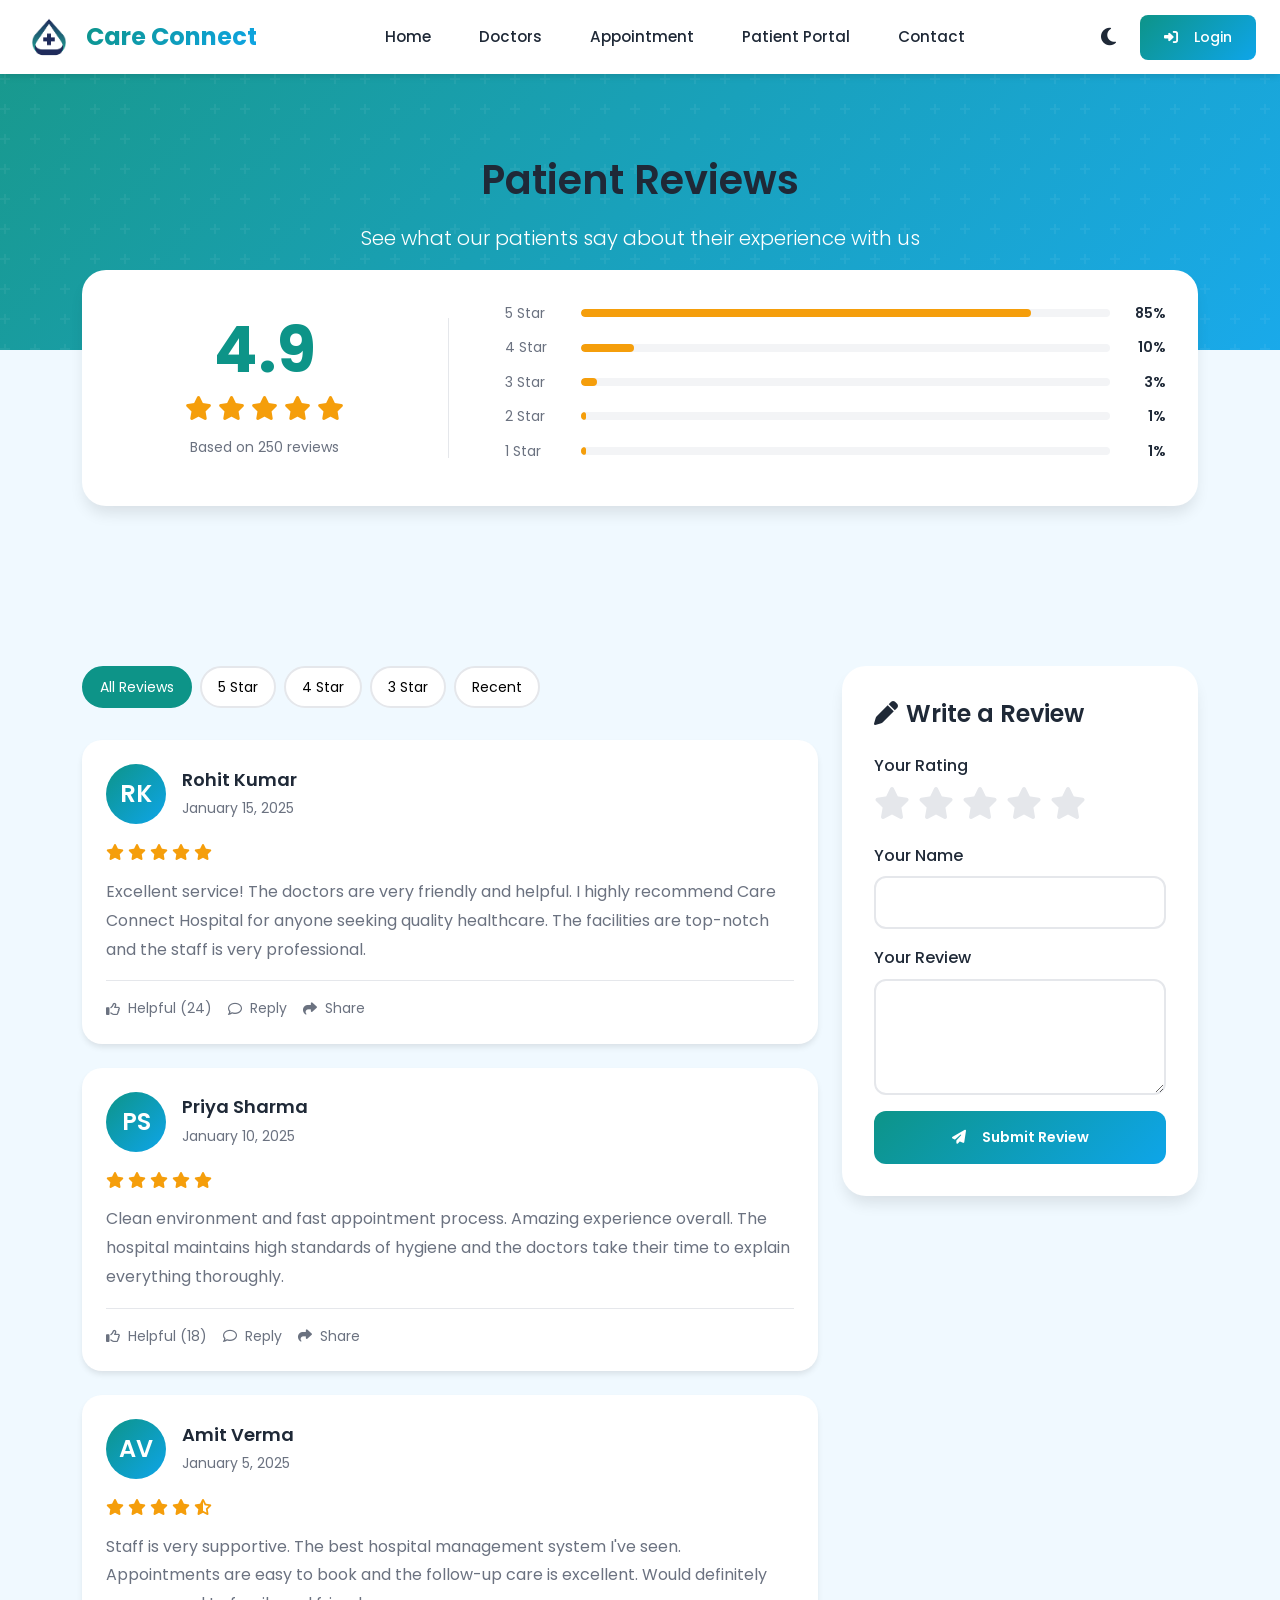
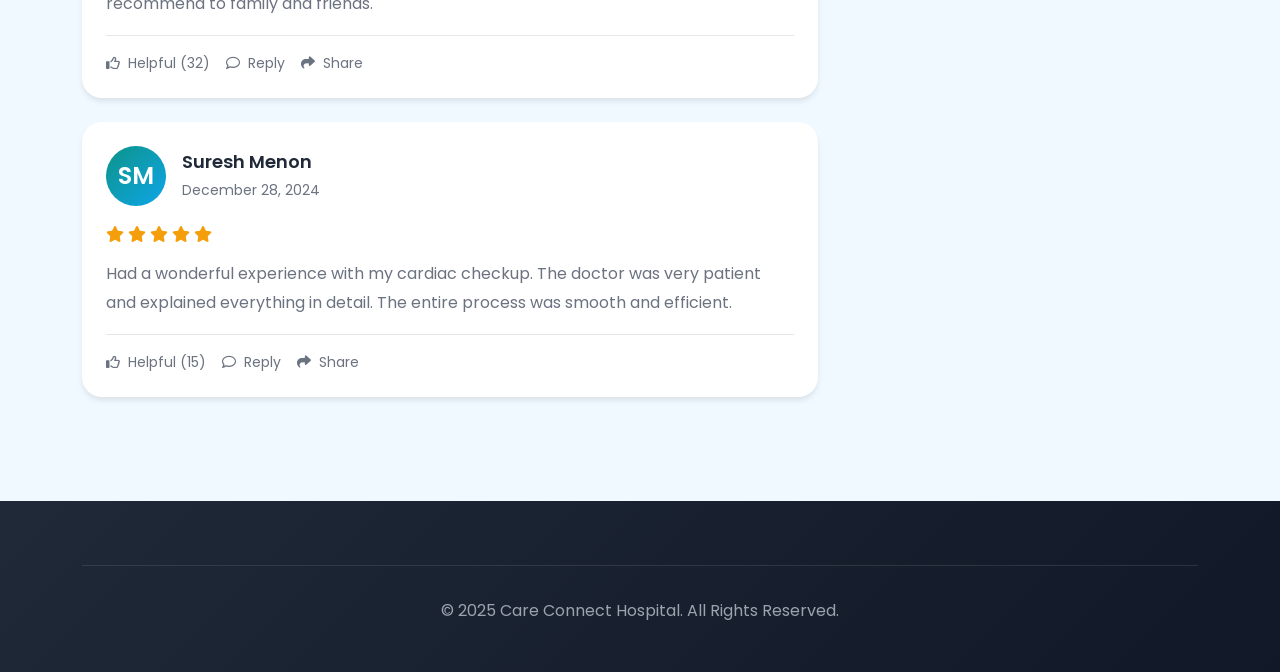
<file: Care Connect Hospital Final year project/Project X Updated 3-5/Project X - Copy/review.html>
<!DOCTYPE html>
<html lang="en" data-theme="light">

<head>
    <meta charset="UTF-8">
    <meta name="viewport" content="width=device-width, initial-scale=1.0">
    <title>Hospital Reviews - Care Connect Hospital</title>
    
    <!-- Google Fonts -->
    <link rel="preconnect" href="https://fonts.googleapis.com">
    <link rel="preconnect" href="https://fonts.gstatic.com" crossorigin>
    <link href="https://fonts.googleapis.com/css2?family=Poppins:wght@300;400;500;600;700&family=Roboto:wght@300;400;500;700&display=swap" rel="stylesheet">
    
    <!-- Font Awesome -->
    <link rel="stylesheet" href="https://cdnjs.cloudflare.com/ajax/libs/font-awesome/6.4.0/css/all.min.css">
    
    <!-- Bootstrap 5 CSS -->
    <link href="https://cdn.jsdelivr.net/npm/bootstrap@5.3.0/dist/css/bootstrap.min.css" rel="stylesheet">
    
    <!-- Custom CSS -->
    <link rel="stylesheet" href="css/main.css">
    
    <style>
        .reviews-hero {
            background: linear-gradient(135deg, rgba(13, 148, 136, 0.95) 0%, rgba(14, 165, 233, 0.95) 100%);
            padding: 5rem 0;
            color: white;
            position: relative;
            overflow: hidden;
        }
        
        .reviews-hero::before {
            content: '';
            position: absolute;
            top: 0;
            left: 0;
            right: 0;
            bottom: 0;
            background: url('data:image/svg+xml,%3Csvg width="60" height="60" viewBox="0 0 60 60" xmlns="http://www.w3.org/2000/svg"%3E%3Cg fill="none" fill-rule="evenodd"%3E%3Cg fill="%23ffffff" fill-opacity="0.05"%3E%3Cpath d="M36 34v-4h-2v4h-4v2h4v4h2v-4h4v-2h-4zm0-30V0h-2v4h-4v2h4v4h2V6h4V4h-4zM6 34v-4H4v4H0v2h4v4h2v-4h4v-2H6zM6 4V0H4v4H0v2h4v4h2V6h4V4H6z"/%3E%3C/g%3E%3C/g%3E%3C/svg%3E');
        }
        
        .rating-overview {
            background: var(--white);
            border-radius: 1.5rem;
            padding: 2rem;
            box-shadow: var(--shadow-lg);
            margin-top: -80px;
            position: relative;
            z-index: 10;
        }
        
        .overall-rating {
            text-align: center;
            padding-right: 2rem;
            border-right: 1px solid var(--border-color);
        }
        
        .rating-number {
            font-size: 4rem;
            font-weight: 700;
            color: var(--primary-teal);
            line-height: 1;
        }
        
        .rating-stars {
            color: var(--warning);
            font-size: 1.5rem;
            margin: 0.5rem 0;
        }
        
        .rating-count {
            color: var(--text-muted);
            font-size: 0.875rem;
        }
        
        .rating-bars {
            padding-left: 2rem;
        }
        
        .rating-bar-item {
            display: flex;
            align-items: center;
            gap: 1rem;
            margin-bottom: 0.75rem;
        }
        
        .rating-bar-label {
            width: 60px;
            font-size: 0.875rem;
            color: var(--text-muted);
        }
        
        .rating-bar-track {
            flex: 1;
            height: 8px;
            background: var(--light-gray);
            border-radius: 4px;
            overflow: hidden;
        }
        
        .rating-bar-fill {
            height: 100%;
            background: var(--warning);
            border-radius: 4px;
            transition: width 1s ease-out;
        }
        
        .rating-bar-value {
            width: 40px;
            text-align: right;
            font-size: 0.875rem;
            font-weight: 600;
        }
        
        .review-card {
            background: var(--white);
            border-radius: 1.25rem;
            padding: 1.5rem;
            box-shadow: var(--shadow-md);
            transition: var(--transition-base);
            margin-bottom: 1.5rem;
        }
        
        .review-card:hover {
            box-shadow: var(--shadow-lg);
            transform: translateY(-4px);
        }
        
        .review-header {
            display: flex;
            align-items: center;
            gap: 1rem;
            margin-bottom: 1rem;
        }
        
        .review-avatar {
            width: 60px;
            height: 60px;
            border-radius: 50%;
            background: linear-gradient(135deg, var(--primary-teal), var(--primary-blue));
            display: flex;
            align-items: center;
            justify-content: center;
            color: white;
            font-size: 1.5rem;
            font-weight: 600;
        }
        
        .review-info h5 {
            margin-bottom: 0.25rem;
            font-weight: 600;
        }
        
        .review-info .review-date {
            font-size: 0.875rem;
            color: var(--text-muted);
        }
        
        .review-stars {
            color: var(--warning);
            margin-bottom: 0.75rem;
        }
        
        .review-text {
            color: var(--text-muted);
            line-height: 1.8;
            margin-bottom: 1rem;
        }
        
        .review-actions {
            display: flex;
            gap: 1rem;
            padding-top: 1rem;
            border-top: 1px solid var(--border-color);
        }
        
        .review-action-btn {
            background: none;
            border: none;
            color: var(--text-muted);
            font-size: 0.875rem;
            cursor: pointer;
            display: flex;
            align-items: center;
            gap: 0.5rem;
            transition: var(--transition-base);
        }
        
        .review-action-btn:hover {
            color: var(--primary-teal);
        }
        
        .add-review-card {
            background: var(--white);
            border-radius: 1.5rem;
            padding: 2rem;
            box-shadow: var(--shadow-lg);
        }
        
        .add-review-card h3 {
            margin-bottom: 1.5rem;
        }
        
        .star-rating {
            display: flex;
            gap: 0.5rem;
            margin-bottom: 1.5rem;
        }
        
        .star-rating i {
            font-size: 2rem;
            color: var(--border-color);
            cursor: pointer;
            transition: var(--transition-base);
        }
        
        .star-rating i:hover,
        .star-rating i.active {
            color: var(--warning);
        }
        
        .review-form .form-control {
            border: 2px solid var(--border-color);
            border-radius: 0.75rem;
            padding: 0.875rem 1rem;
        }
        
        .review-form .form-control:focus {
            border-color: var(--primary-teal);
            box-shadow: 0 0 0 4px rgba(13, 148, 136, 0.1);
        }
        
        .submit-review-btn {
            background: linear-gradient(135deg, #0D9488 0%, #0EA5E9 100%);
            border: none;
            padding: 1rem 2rem;
            font-weight: 600;
            border-radius: 0.75rem;
            width: 100%;
        }
        
        .filter-buttons {
            display: flex;
            gap: 0.5rem;
            flex-wrap: wrap;
            margin-bottom: 2rem;
        }
        
        .filter-btn {
            padding: 0.5rem 1rem;
            border: 2px solid var(--border-color);
            border-radius: 2rem;
            background: var(--white);
            font-size: 0.875rem;
            cursor: pointer;
            transition: var(--transition-base);
        }
        
        .filter-btn:hover,
        .filter-btn.active {
            border-color: var(--primary-teal);
            background: var(--primary-teal);
            color: white;
        }
        
        @media (max-width: 768px) {
            .overall-rating {
                border-right: none;
                padding-right: 0;
                padding-bottom: 2rem;
                border-bottom: 1px solid var(--border-color);
                margin-bottom: 2rem;
            }
            
            .rating-bars {
                padding-left: 0;
            }
        }
    </style>
</head>

<body>
    <!-- Header -->
    <header class="hospital-header">
        <div class="header-container">
            <div class="logo-section">
                <a href="index.html">
                    <img src="css/CareConnect Logo.png" alt="Care Connect" class="logo-img">
                </a>
                <span class="logo-text">Care Connect</span>
            </div>
            
            <button class="menu-toggle" id="menu-toggle">
                <span></span>
                <span></span>
                <span></span>
            </button>
            
            <nav class="main-nav" id="main-nav">
                <a href="index.html" class="nav-link">
                    <i class="fas fa-home me-2 d-lg-none"></i>Home
                </a>
                <a href="abt.Dr.html" class="nav-link">
                    <i class="fas fa-user-md me-2 d-lg-none"></i>Doctors
                </a>
                <a href="appointment.html" class="nav-link">
                    <i class="fas fa-calendar-check me-2 d-lg-none"></i>Appointment
                </a>
                <a href="./Login.html" class="nav-link">
                    <i class="fas fa-notes-medical me-2 d-lg-none"></i>Patient Portal
                </a>
                <a href="contact.html" class="nav-link">
                    <i class="fas fa-envelope me-2 d-lg-none"></i>Contact
                </a>
            </nav>
            
            <div class="header-actions">
                <button class="theme-toggle" id="theme-toggle" title="Toggle Theme">
                    <i class="fas fa-moon"></i>
                </button>
                
                <a href="Login.html" class="btn btn-primary">
                    <i class="fas fa-sign-in-alt me-2"></i>Login
                </a>
            </div>
        </div>
    </header>

    <!-- Hero Section -->
    <section class="reviews-hero">
        <div class="container text-center position-relative">
            <h1 class="mb-3">Patient Reviews</h1>
            <p class="lead">See what our patients say about their experience with us</p>
        </div>
    </section>

    <!-- Rating Overview -->
    <section class="section" style="padding-top: 0;">
        <div class="container">
            <div class="rating-overview">
                <div class="row align-items-center">
                    <div class="col-md-4">
                        <div class="overall-rating">
                            <div class="rating-number">4.9</div>
                            <div class="rating-stars">
                                <i class="fas fa-star"></i>
                                <i class="fas fa-star"></i>
                                <i class="fas fa-star"></i>
                                <i class="fas fa-star"></i>
                                <i class="fas fa-star"></i>
                            </div>
                            <div class="rating-count">Based on 250 reviews</div>
                        </div>
                    </div>
                    <div class="col-md-8">
                        <div class="rating-bars">
                            <div class="rating-bar-item">
                                <span class="rating-bar-label">5 Star</span>
                                <div class="rating-bar-track">
                                    <div class="rating-bar-fill" style="width: 85%;"></div>
                                </div>
                                <span class="rating-bar-value">85%</span>
                            </div>
                            <div class="rating-bar-item">
                                <span class="rating-bar-label">4 Star</span>
                                <div class="rating-bar-track">
                                    <div class="rating-bar-fill" style="width: 10%;"></div>
                                </div>
                                <span class="rating-bar-value">10%</span>
                            </div>
                            <div class="rating-bar-item">
                                <span class="rating-bar-label">3 Star</span>
                                <div class="rating-bar-track">
                                    <div class="rating-bar-fill" style="width: 3%;"></div>
                                </div>
                                <span class="rating-bar-value">3%</span>
                            </div>
                            <div class="rating-bar-item">
                                <span class="rating-bar-label">2 Star</span>
                                <div class="rating-bar-track">
                                    <div class="rating-bar-fill" style="width: 1%;"></div>
                                </div>
                                <span class="rating-bar-value">1%</span>
                            </div>
                            <div class="rating-bar-item">
                                <span class="rating-bar-label">1 Star</span>
                                <div class="rating-bar-track">
                                    <div class="rating-bar-fill" style="width: 1%;"></div>
                                </div>
                                <span class="rating-bar-value">1%</span>
                            </div>
                        </div>
                    </div>
                </div>
            </div>
        </div>
    </section>

    <!-- Reviews Section -->
    <section class="section">
        <div class="container">
            <div class="row">
                <div class="col-lg-8">
                    <!-- Filter Buttons -->
                    <div class="filter-buttons">
                        <button class="filter-btn active">All Reviews</button>
                        <button class="filter-btn">5 Star</button>
                        <button class="filter-btn">4 Star</button>
                        <button class="filter-btn">3 Star</button>
                        <button class="filter-btn">Recent</button>
                    </div>
                    
                    <!-- Review 1 -->
                    <div class="review-card">
                        <div class="review-header">
                            <div class="review-avatar">RK</div>
                            <div class="review-info">
                                <h5>Rohit Kumar</h5>
                                <span class="review-date">January 15, 2025</span>
                            </div>
                        </div>
                        <div class="review-stars">
                            <i class="fas fa-star"></i>
                            <i class="fas fa-star"></i>
                            <i class="fas fa-star"></i>
                            <i class="fas fa-star"></i>
                            <i class="fas fa-star"></i>
                        </div>
                        <p class="review-text">Excellent service! The doctors are very friendly and helpful. I highly recommend Care Connect Hospital for anyone seeking quality healthcare. The facilities are top-notch and the staff is very professional.</p>
                        <div class="review-actions">
                            <button class="review-action-btn">
                                <i class="far fa-thumbs-up"></i> Helpful (24)
                            </button>
                            <button class="review-action-btn">
                                <i class="far fa-comment"></i> Reply
                            </button>
                            <button class="review-action-btn">
                                <i class="fas fa-share"></i> Share
                            </button>
                        </div>
                    </div>
                    
                    <!-- Review 2 -->
                    <div class="review-card">
                        <div class="review-header">
                            <div class="review-avatar">PS</div>
                            <div class="review-info">
                                <h5>Priya Sharma</h5>
                                <span class="review-date">January 10, 2025</span>
                            </div>
                        </div>
                        <div class="review-stars">
                            <i class="fas fa-star"></i>
                            <i class="fas fa-star"></i>
                            <i class="fas fa-star"></i>
                            <i class="fas fa-star"></i>
                            <i class="fas fa-star"></i>
                        </div>
                        <p class="review-text">Clean environment and fast appointment process. Amazing experience overall. The hospital maintains high standards of hygiene and the doctors take their time to explain everything thoroughly.</p>
                        <div class="review-actions">
                            <button class="review-action-btn">
                                <i class="far fa-thumbs-up"></i> Helpful (18)
                            </button>
                            <button class="review-action-btn">
                                <i class="far fa-comment"></i> Reply
                            </button>
                            <button class="review-action-btn">
                                <i class="fas fa-share"></i> Share
                            </button>
                        </div>
                    </div>
                    
                    <!-- Review 3 -->
                    <div class="review-card">
                        <div class="review-header">
                            <div class="review-avatar">AV</div>
                            <div class="review-info">
                                <h5>Amit Verma</h5>
                                <span class="review-date">January 5, 2025</span>
                            </div>
                        </div>
                        <div class="review-stars">
                            <i class="fas fa-star"></i>
                            <i class="fas fa-star"></i>
                            <i class="fas fa-star"></i>
                            <i class="fas fa-star"></i>
                            <i class="fas fa-star-half-alt"></i>
                        </div>
                        <p class="review-text">Staff is very supportive. The best hospital management system I've seen. Appointments are easy to book and the follow-up care is excellent. Would definitely recommend to family and friends.</p>
                        <div class="review-actions">
                            <button class="review-action-btn">
                                <i class="far fa-thumbs-up"></i> Helpful (32)
                            </button>
                            <button class="review-action-btn">
                                <i class="far fa-comment"></i> Reply
                            </button>
                            <button class="review-action-btn">
                                <i class="fas fa-share"></i> Share
                            </button>
                        </div>
                    </div>
                    
                    <!-- Review 4 -->
                    <div class="review-card">
                        <div class="review-header">
                            <div class="review-avatar">SM</div>
                            <div class="review-info">
                                <h5>Suresh Menon</h5>
                                <span class="review-date">December 28, 2024</span>
                            </div>
                        </div>
                        <div class="review-stars">
                            <i class="fas fa-star"></i>
                            <i class="fas fa-star"></i>
                            <i class="fas fa-star"></i>
                            <i class="fas fa-star"></i>
                            <i class="fas fa-star"></i>
                        </div>
                        <p class="review-text">Had a wonderful experience with my cardiac checkup. The doctor was very patient and explained everything in detail. The entire process was smooth and efficient.</p>
                        <div class="review-actions">
                            <button class="review-action-btn">
                                <i class="far fa-thumbs-up"></i> Helpful (15)
                            </button>
                            <button class="review-action-btn">
                                <i class="far fa-comment"></i> Reply
                            </button>
                            <button class="review-action-btn">
                                <i class="fas fa-share"></i> Share
                            </button>
                        </div>
                    </div>
                </div>
                
                <!-- Add Review -->
                <div class="col-lg-4">
                    <div class="add-review-card">
                        <h3><i class="fas fa-pen me-2"></i>Write a Review</h3>
                        
                        <form class="review-form" id="reviewForm">
                            <label class="form-label">Your Rating</label>
                            <div class="star-rating" id="starRating">
                                <i class="fas fa-star" data-rating="1"></i>
                                <i class="fas fa-star" data-rating="2"></i>
                                <i class="fas fa-star" data-rating="3"></i>
                                <i class="fas fa-star" data-rating="4"></i>
                                <i class="fas fa-star" data-rating="5"></i>
                            </div>
                            <input type="hidden" id="selectedRating" value="0">
                            
                            <div class="mb-3">
                                <label class="form-label">Your Name</label>
                                <input type="text" class="form-control" id="reviewerName" required>
                            </div>
                            
                            <div class="mb-3">
                                <label class="form-label">Your Review</label>
                                <textarea class="form-control" id="reviewText" rows="4" required></textarea>
                            </div>
                            
                            <button type="submit" class="btn btn-primary submit-review-btn">
                                <i class="fas fa-paper-plane me-2"></i>Submit Review
                            </button>
                        </form>
                    </div>
                </div>
            </div>
        </div>
    </section>

    <!-- Footer -->
    <footer class="footer">
        <div class="container">
            <div class="footer-bottom">
                <p>&copy; 2025 Care Connect Hospital. All Rights Reserved.</p>
            </div>
        </div>
    </footer>

    <!-- Scripts -->
    <script src="https://cdn.jsdelivr.net/npm/bootstrap@5.3.0/dist/js/bootstrap.bundle.min.js"></script>
    <script src="js/main.js"></script>
    <script>
        // Star Rating
        const stars = document.querySelectorAll('#starRating i');
        let selectedRating = 0;
        
        stars.forEach(star => {
            star.addEventListener('click', () => {
                selectedRating = parseInt(star.dataset.rating);
                document.getElementById('selectedRating').value = selectedRating;
                updateStars(selectedRating);
            });
            
            star.addEventListener('mouseover', () => {
                const rating = parseInt(star.dataset.rating);
                updateStars(rating);
            });
        });
        
        document.getElementById('starRating').addEventListener('mouseleave', () => {
            updateStars(selectedRating);
        });
        
        function updateStars(rating) {
            stars.forEach((star, index) => {
                if (index < rating) {
                    star.classList.add('active');
                    star.style.color = '#F59E0B';
                } else {
                    star.classList.remove('active');
                    star.style.color = '#E5E7EB';
                }
            });
        }
        
        // Review Form
        document.getElementById('reviewForm').addEventListener('submit', function(e) {
            e.preventDefault();
            
            if (selectedRating === 0) {
                showToast('Please select a rating', 'Click on the stars to rate', 'warning');
                return;
            }
            
            const name = document.getElementById('reviewerName').value;
            const review = document.getElementById('reviewText').value;
            
            showToast('Review Submitted!', `Thank you ${name} for your feedback!`, 'success');
            
            // Reset form
            this.reset();
            selectedRating = 0;
            updateStars(0);
        });
        
        // Filter Buttons
        document.querySelectorAll('.filter-btn').forEach(btn => {
            btn.addEventListener('click', function() {
                document.querySelectorAll('.filter-btn').forEach(b => b.classList.remove('active'));
                this.classList.add('active');
            });
        });
    </script>
</body>
</html>
</file>
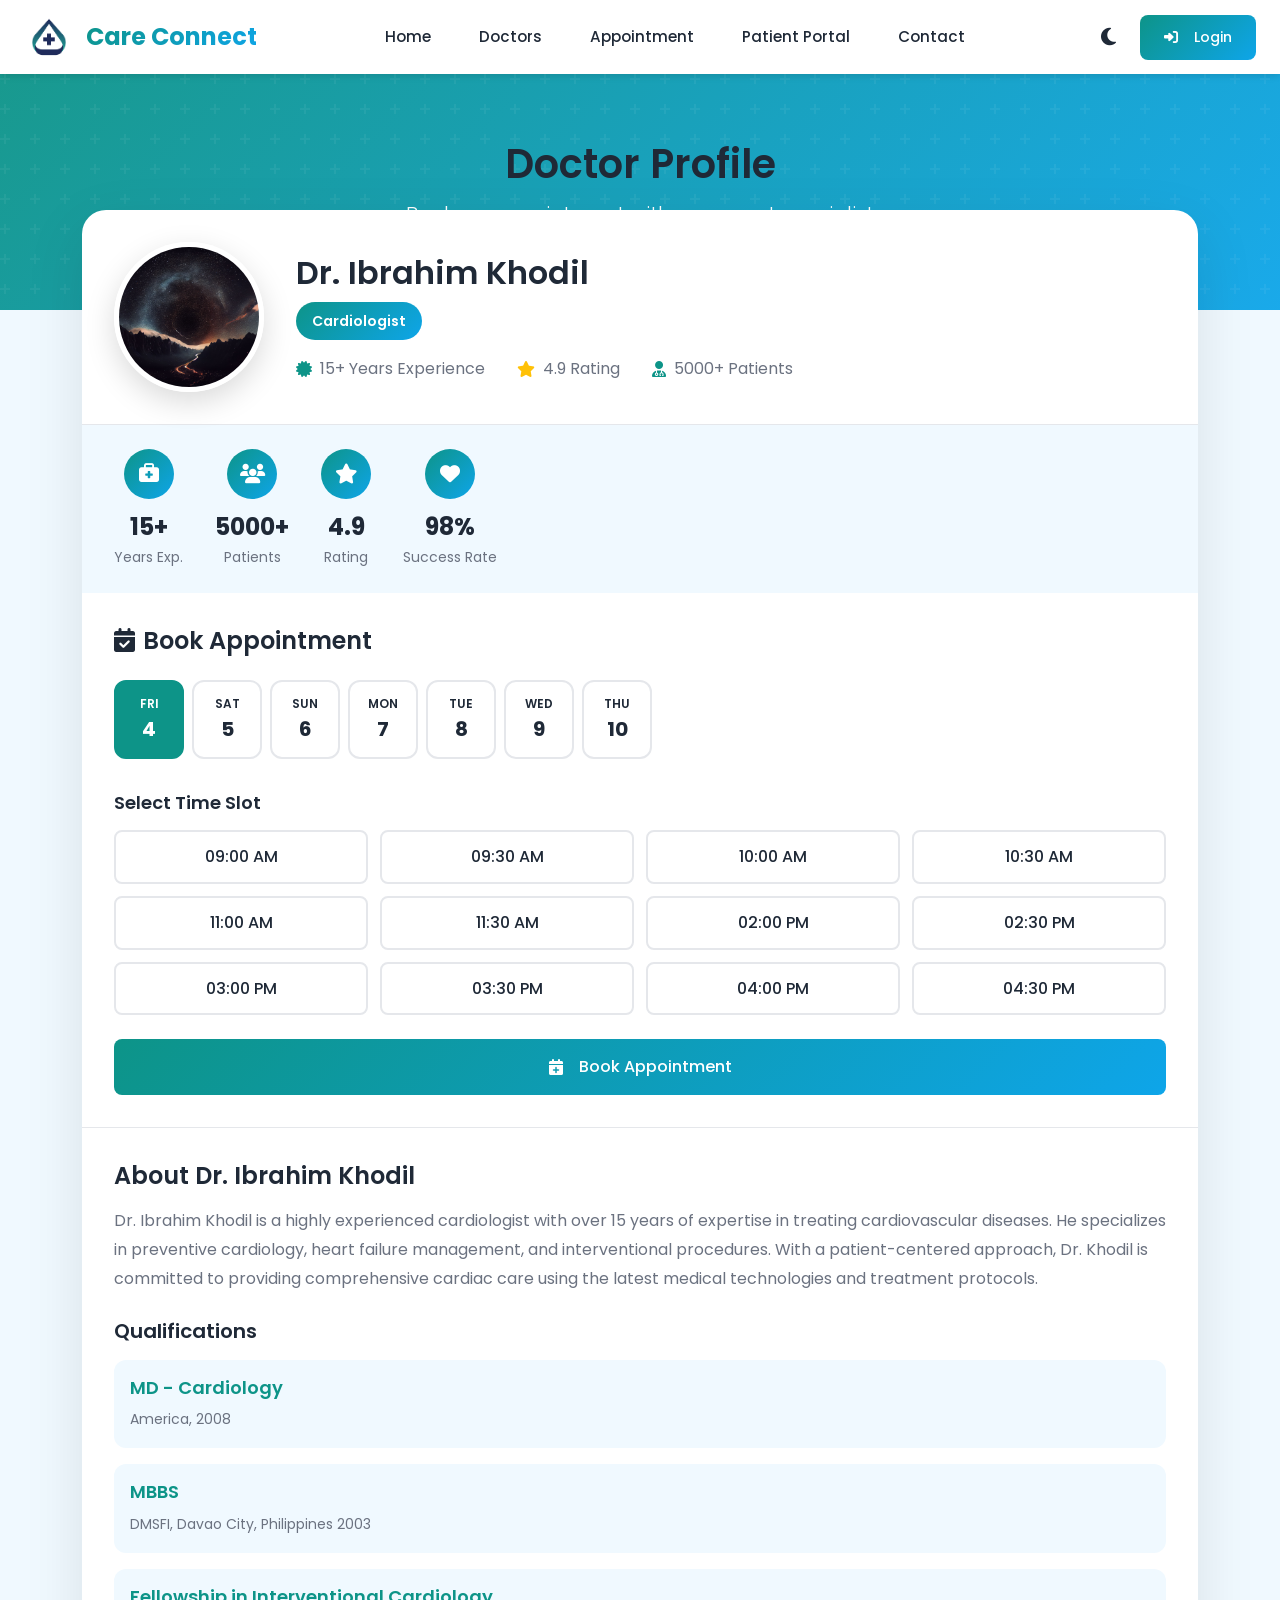
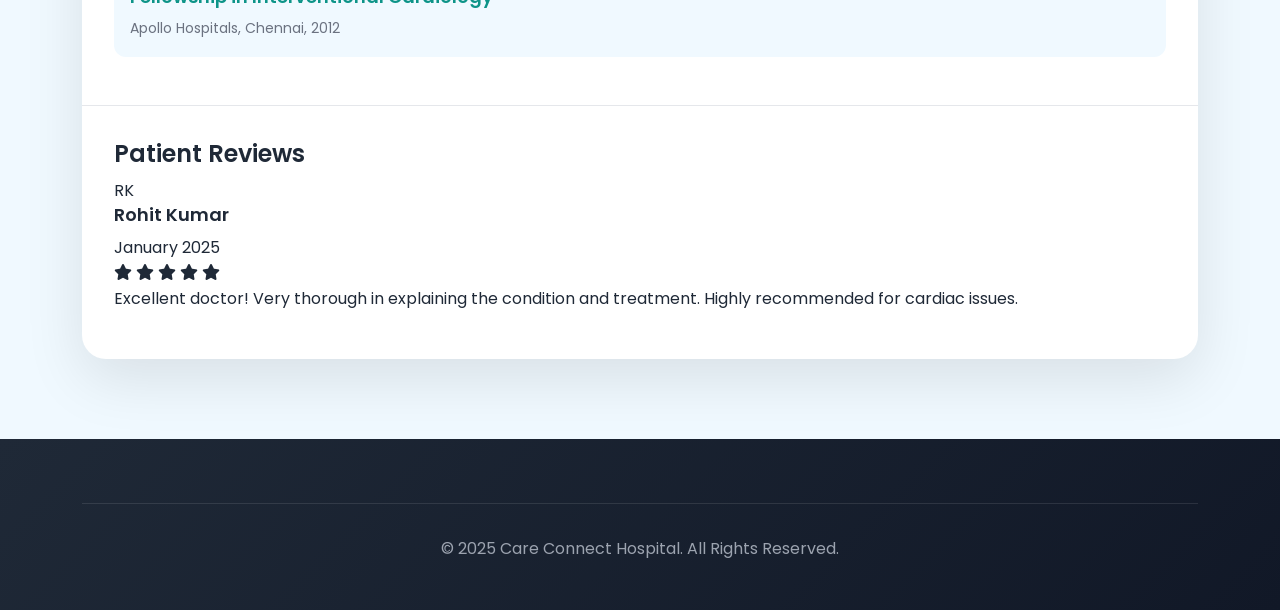
<file: Care Connect Hospital Final year project/Project X Updated 3-5/Project X - Copy/doctors/Dr.IK.appointment.html>
<!DOCTYPE html>
<html lang="en" data-theme="light">

<head>
    <meta charset="UTF-8">
    <meta name="viewport" content="width=device-width, initial-scale=1.0">
    <title>Dr. Ibrahim Khodil - Care Connect Hospital</title>
    
    <!-- Google Fonts -->
    <link rel="preconnect" href="https://fonts.googleapis.com">
    <link rel="preconnect" href="https://fonts.gstatic.com" crossorigin>
    <link href="https://fonts.googleapis.com/css2?family=Poppins:wght@300;400;500;600;700&family=Roboto:wght@300;400;500;700&display=swap" rel="stylesheet">
    
    <!-- Font Awesome -->
    <link rel="stylesheet" href="https://cdnjs.cloudflare.com/ajax/libs/font-awesome/6.4.0/css/all.min.css">
    
    <!-- Bootstrap 5 CSS -->
    <link href="https://cdn.jsdelivr.net/npm/bootstrap@5.3.0/dist/css/bootstrap.min.css" rel="stylesheet">
    
    <!-- Custom CSS -->
    <link rel="stylesheet" href="../css/main.css">
    
    <style>
        .doctor-profile-hero {
            background: linear-gradient(135deg, rgba(13, 148, 136, 0.95) 0%, rgba(14, 165, 233, 0.95) 100%);
            padding: 4rem 0;
            color: white;
            position: relative;
            overflow: hidden;
        }
        
        .doctor-profile-hero::before {
            content: '';
            position: absolute;
            top: 0;
            left: 0;
            right: 0;
            bottom: 0;
            background: url('data:image/svg+xml,%3Csvg width="60" height="60" viewBox="0 0 60 60" xmlns="http://www.w3.org/2000/svg"%3E%3Cg fill="none" fill-rule="evenodd"%3E%3Cg fill="%23ffffff" fill-opacity="0.05"%3E%3Cpath d="M36 34v-4h-2v4h-4v2h4v4h2v-4h4v-2h-4zm0-30V0h-2v4h-4v2h4v4h2V6h4V4h-4zM6 34v-4H4v4H0v2h4v4h2v-4h4v-2H6zM6 4V0H4v4H0v2h4v4h2V6h4V4H6z"/%3E%3C/g%3E%3C/g%3E%3C/svg%3E');
        }
        
        .doctor-profile-card {
            background: var(--white);
            border-radius: 1.5rem;
            box-shadow: 0 20px 60px rgba(0, 0, 0, 0.1);
            margin-top: -100px;
            position: relative;
            z-index: 10;
            overflow: hidden;
        }
        
        .doctor-profile-header {
            padding: 2rem;
            display: flex;
            align-items: center;
            gap: 2rem;
            border-bottom: 1px solid var(--border-color);
        }
        
        .doctor-avatar-large {
            width: 150px;
            height: 150px;
            border-radius: 50%;
            object-fit: cover;
            border: 5px solid white;
            box-shadow: 0 10px 30px rgba(0, 0, 0, 0.15);
        }
        
        .doctor-profile-info h1 {
            font-size: 2rem;
            margin-bottom: 0.5rem;
        }
        
        .doctor-specialty-badge {
            background: linear-gradient(135deg, #0D9488, #0EA5E9);
            color: white;
            padding: 0.5rem 1rem;
            border-radius: 2rem;
            font-size: 0.875rem;
            font-weight: 600;
            display: inline-block;
            margin-bottom: 1rem;
        }
        
        .doctor-meta {
            display: flex;
            gap: 2rem;
            flex-wrap: wrap;
        }
        
        .meta-item {
            display: flex;
            align-items: center;
            gap: 0.5rem;
            color: var(--text-muted);
        }
        
        .meta-item i {
            color: var(--primary-teal);
        }
        
        .doctor-stats-row {
            display: flex;
            gap: 2rem;
            padding: 1.5rem 2rem;
            background: var(--light-bg);
        }
        
        .doctor-stat {
            text-align: center;
        }
        
        .doctor-stat-icon {
            width: 50px;
            height: 50px;
            border-radius: 50%;
            background: linear-gradient(135deg, #0D9488, #0EA5E9);
            display: flex;
            align-items: center;
            justify-content: center;
            margin: 0 auto 0.75rem;
            color: white;
            font-size: 1.25rem;
        }
        
        .doctor-stat h4 {
            font-size: 1.5rem;
            font-weight: 700;
            margin-bottom: 0.25rem;
        }
        
        .doctor-stat p {
            font-size: 0.875rem;
            color: var(--text-muted);
            margin: 0;
        }
        
        .booking-section {
            padding: 2rem;
        }
        
        .time-slots {
            display: grid;
            grid-template-columns: repeat(4, 1fr);
            gap: 0.75rem;
            margin-bottom: 1.5rem;
        }
        
        .time-slot {
            padding: 0.75rem;
            border: 2px solid var(--border-color);
            border-radius: 0.5rem;
            text-align: center;
            cursor: pointer;
            font-weight: 500;
            transition: var(--transition-base);
        }
        
        .time-slot:hover {
            border-color: var(--primary-teal);
            background: rgba(13, 148, 136, 0.05);
        }
        
        .time-slot.selected {
            background: var(--primary-teal);
            border-color: var(--primary-teal);
            color: white;
        }
        
        .day-selector {
            display: flex;
            gap: 0.5rem;
            margin-bottom: 1.5rem;
            overflow-x: auto;
            padding-bottom: 0.5rem;
        }
        
        .day-card {
            min-width: 70px;
            padding: 0.75rem;
            border: 2px solid var(--border-color);
            border-radius: 0.75rem;
            text-align: center;
            cursor: pointer;
            transition: var(--transition-base);
        }
        
        .day-card:hover {
            border-color: var(--primary-teal);
        }
        
        .day-card.active {
            border-color: var(--primary-teal);
            background: var(--primary-teal);
            color: white;
        }
        
        .day-card .day-name {
            font-size: 0.75rem;
            font-weight: 600;
            text-transform: uppercase;
        }
        
        .day-card .day-date {
            font-size: 1.25rem;
            font-weight: 700;
        }
        
        .about-section {
            padding: 2rem;
            border-top: 1px solid var(--border-color);
        }
        
        .about-section h3 {
            margin-bottom: 1rem;
        }
        
        .about-section p {
            color: var(--text-muted);
            line-height: 1.8;
        }
        
        .qualification-item {
            background: var(--light-bg);
            padding: 1rem;
            border-radius: 0.75rem;
            margin-bottom: 1rem;
        }
        
        .qualification-item h5 {
            color: var(--primary-teal);
            margin-bottom: 0.5rem;
        }
        
        .qualification-item p {
            margin: 0;
            font-size: 0.875rem;
        }
        
        .reviews-section {
            padding: 2rem;
            border-top: 1px solid var(--border-color);
        }
        
        @media (max-width: 768px) {
            .doctor-profile-header {
                flex-direction: column;
                text-align: center;
            }
            
            .doctor-meta {
                justify-content: center;
            }
            
            .doctor-stats-row {
                flex-wrap: wrap;
                justify-content: center;
            }
            
            .time-slots {
                grid-template-columns: repeat(3, 1fr);
            }
        }
    </style>
</head>

<body>
    <!-- Header -->
    <header class="hospital-header">
        <div class="header-container">
            <div class="logo-section">
                <a href="../index.html">
                    <img src="../css/CareConnect Logo.png" alt="Care Connect" class="logo-img">
                </a>
                <span class="logo-text">Care Connect</span>
            </div>
            
            <button class="menu-toggle" id="menu-toggle">
                <span></span>
                <span></span>
                <span></span>
            </button>
            
            <nav class="main-nav" id="main-nav">
                <a href="../index.html" class="nav-link">
                    <i class="fas fa-home me-2 d-lg-none"></i>Home
                </a>
                <a href="../abt.Dr.html" class="nav-link">
                    <i class="fas fa-user-md me-2 d-lg-none"></i>Doctors
                </a>
                <a href="../appointment.html" class="nav-link">
                    <i class="fas fa-calendar-check me-2 d-lg-none"></i>Appointment
                </a>
                <a href="./Login.html" class="nav-link">
                    <i class="fas fa-notes-medical me-2 d-lg-none"></i>Patient Portal
                </a>
                <a href="../contact.html" class="nav-link">
                    <i class="fas fa-envelope me-2 d-lg-none"></i>Contact
                </a>
            </nav>
            
            <div class="header-actions">
                <button class="theme-toggle" id="theme-toggle" title="Toggle Theme">
                    <i class="fas fa-moon"></i>
                </button>
                
                <a href="../Login.html" class="btn btn-primary">
                    <i class="fas fa-sign-in-alt me-2"></i>Login
                </a>
            </div>
        </div>
    </header>

    <!-- Doctor Profile Hero -->
    <section class="doctor-profile-hero">
        <div class="container text-center position-relative">
            <h1 class="mb-2">Doctor Profile</h1>
            <p class="lead">Book an appointment with our expert specialist</p>
        </div>
    </section>

    <!-- Doctor Profile Card -->
    <section class="section" style="padding-top: 0;">
        <div class="container">
            <div class="doctor-profile-card">
                <div class="doctor-profile-header">
                    <img src="../css/milky-way-glows-mountain-peak-dusk-generated-by-ai (1).jpg" alt="Dr. Ibrahim Khodil" class="doctor-avatar-large">
                    <div class="doctor-profile-info">
                        <h1>Dr. Ibrahim Khodil</h1>
                        <span class="doctor-specialty-badge">Cardiologist</span>
                        <div class="doctor-meta">
                            <div class="meta-item">
                                <i class="fas fa-certificate"></i>
                                <span>15+ Years Experience</span>
                            </div>
                            <div class="meta-item">
                                <i class="fas fa-star text-warning"></i>
                                <span>4.9 Rating</span>
                            </div>
                            <div class="meta-item">
                                <i class="fas fa-user-md"></i>
                                <span>5000+ Patients</span>
                            </div>
                        </div>
                    </div>
                </div>
                
                <div class="doctor-stats-row">
                    <div class="doctor-stat">
                        <div class="doctor-stat-icon">
                            <i class="fas fa-briefcase-medical"></i>
                        </div>
                        <h4>15+</h4>
                        <p>Years Exp.</p>
                    </div>
                    <div class="doctor-stat">
                        <div class="doctor-stat-icon">
                            <i class="fas fa-users"></i>
                        </div>
                        <h4>5000+</h4>
                        <p>Patients</p>
                    </div>
                    <div class="doctor-stat">
                        <div class="doctor-stat-icon">
                            <i class="fas fa-star"></i>
                        </div>
                        <h4>4.9</h4>
                        <p>Rating</p>
                    </div>
                    <div class="doctor-stat">
                        <div class="doctor-stat-icon">
                            <i class="fas fa-heart"></i>
                        </div>
                        <h4>98%</h4>
                        <p>Success Rate</p>
                    </div>
                </div>
                
                <div class="booking-section">
                    <h3 class="mb-4"><i class="fas fa-calendar-check me-2"></i>Book Appointment</h3>
                    
                    <!-- Day Selector -->
                    <div class="day-selector" id="daySelector">
                        <!-- Generated by JavaScript -->
                    </div>
                    
                    <!-- Time Slots -->
                    <h5 class="mb-3">Select Time Slot</h5>
                    <div class="time-slots" id="timeSlots">
                        <div class="time-slot" onclick="selectTime(this, '09:00 AM')">09:00 AM</div>
                        <div class="time-slot" onclick="selectTime(this, '09:30 AM')">09:30 AM</div>
                        <div class="time-slot" onclick="selectTime(this, '10:00 AM')">10:00 AM</div>
                        <div class="time-slot" onclick="selectTime(this, '10:30 AM')">10:30 AM</div>
                        <div class="time-slot" onclick="selectTime(this, '11:00 AM')">11:00 AM</div>
                        <div class="time-slot" onclick="selectTime(this, '11:30 AM')">11:30 AM</div>
                        <div class="time-slot" onclick="selectTime(this, '02:00 PM')">02:00 PM</div>
                        <div class="time-slot" onclick="selectTime(this, '02:30 PM')">02:30 PM</div>
                        <div class="time-slot" onclick="selectTime(this, '03:00 PM')">03:00 PM</div>
                        <div class="time-slot" onclick="selectTime(this, '03:30 PM')">03:30 PM</div>
                        <div class="time-slot" onclick="selectTime(this, '04:00 PM')">04:00 PM</div>
                        <div class="time-slot" onclick="selectTime(this, '04:30 PM')">04:30 PM</div>
                    </div>
                    
                    <input type="hidden" id="selectedDate" value="">
                    <input type="hidden" id="selectedTime" value="">
                    
                    <button class="btn btn-primary btn-lg w-100" onclick="bookAppointment()">
                        <i class="fas fa-calendar-plus me-2"></i>Book Appointment
                    </button>
                </div>
                
                <div class="about-section">
                    <h3>About Dr. Ibrahim Khodil</h3>
                    <p>Dr. Ibrahim Khodil is a highly experienced cardiologist with over 15 years of expertise in treating cardiovascular diseases. He specializes in preventive cardiology, heart failure management, and interventional procedures. With a patient-centered approach, Dr. Khodil is committed to providing comprehensive cardiac care using the latest medical technologies and treatment protocols.</p>
                    
                    <h4 class="mt-4 mb-3">Qualifications</h4>
                    <div class="qualification-item">
                        <h5>MD - Cardiology</h5>
                        <p>America, 2008</p>
                    </div>
                    <div class="qualification-item">
                        <h5>MBBS</h5>
                        <p>DMSFI, Davao City, Philippines 2003</p>
                    </div>
                    <div class="qualification-item">
                        <h5>Fellowship in Interventional Cardiology</h5>
                        <p>Apollo Hospitals, Chennai, 2012</p>
                    </div>
                </div>
                
                <div class="reviews-section">
                    <h3>Patient Reviews</h3>
                    <div class="review-card">
                        <div class="review-header">
                            <div class="review-avatar">RK</div>
                            <div class="review-info">
                                <h5>Rohit Kumar</h5>
                                <span class="review-date">January 2025</span>
                            </div>
                        </div>
                        <div class="review-stars">
                            <i class="fas fa-star"></i>
                            <i class="fas fa-star"></i>
                            <i class="fas fa-star"></i>
                            <i class="fas fa-star"></i>
                            <i class="fas fa-star"></i>
                        </div>
                        <p class="review-text">Excellent doctor! Very thorough in explaining the condition and treatment. Highly recommended for cardiac issues.</p>
                    </div>
                </div>
            </div>
        </div>
    </section>

    <!-- Footer -->
    <footer class="footer">
        <div class="container">
            <div class="footer-bottom">
                <p>&copy; 2025 Care Connect Hospital. All Rights Reserved.</p>
            </div>
        </div>
    </footer>

    <!-- Scripts -->
    <script src="https://cdn.jsdelivr.net/npm/bootstrap@5.3.0/dist/js/bootstrap.bundle.min.js"></script>
    <script src="../js/main.js"></script>
    <script>
        // Generate day selector
        function generateDaySelector() {
            const container = document.getElementById('daySelector');
            const days = ['Sun', 'Mon', 'Tue', 'Wed', 'Thu', 'Fri', 'Sat'];
            const today = new Date();
            
            for (let i = 0; i < 7; i++) {
                const date = new Date(today);
                date.setDate(today.getDate() + i);
                
                const dayCard = document.createElement('div');
                dayCard.className = `day-card ${i === 0 ? 'active' : ''}`;
                dayCard.onclick = () => selectDay(dayCard, date.toISOString().split('T')[0]);
                
                dayCard.innerHTML = `
                    <div class="day-name">${days[date.getDay()]}</div>
                    <div class="day-date">${date.getDate()}</div>
                `;
                
                container.appendChild(dayCard);
            }
            
            // Set default date
            document.getElementById('selectedDate').value = today.toISOString().split('T')[0];
        }
        
        function selectDay(element, date) {
            document.querySelectorAll('.day-card').forEach(card => card.classList.remove('active'));
            element.classList.add('active');
            document.getElementById('selectedDate').value = date;
        }
        
        function selectTime(element, time) {
            document.querySelectorAll('.time-slot').forEach(slot => slot.classList.remove('selected'));
            element.classList.add('selected');
            document.getElementById('selectedTime').value = time;
        }
        
        function bookAppointment() {
            const date = document.getElementById('selectedDate').value;
            const time = document.getElementById('selectedTime').value;
            
            if (!time) {
                showToast('Please select a time slot', 'Choose your preferred time', 'warning');
                return;
            }
            
            showToast('Appointment Booked!', `Your appointment with Dr. Ibrahim Khodil on ${date} at ${time} has been confirmed.`, 'success');
        }
        
        // Initialize
        document.addEventListener('DOMContentLoaded', generateDaySelector);
    </script>
</body>
</html>
</file>
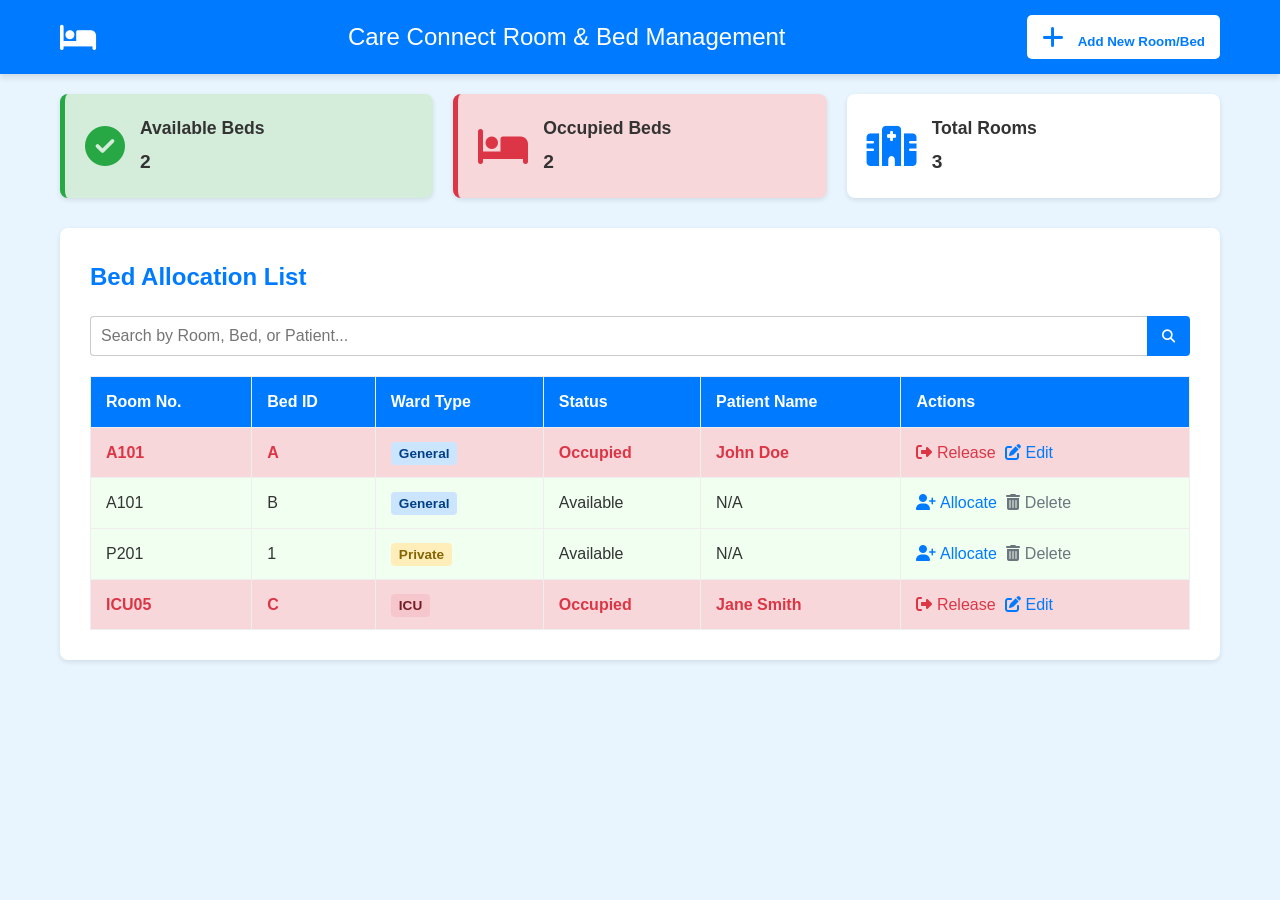
<file: Care Connect Hospital Final year project/Project X Updated 3-5/Project X - Copy/Management/test.html>
<!DOCTYPE html>
<html lang="en">
<head>
    <meta charset="UTF-8">
    <meta name="viewport" content="width=device-width, initial-scale=1.0">
    <title>Room & Bed Management - Care Connect</title>
    <link rel="stylesheet" href="https://cdnjs.cloudflare.com/ajax/libs/font-awesome/6.5.1/css/all.min.css">
    
    <style>
        /* --- Color Palette --- */
        :root {
            --care-connect-blue: #007BFF; /* Primary Hospital Blue */
            --care-connect-light: #E8F5FF; /* Light Blue/Off-White Background */
            --white: #FFFFFF;
            --dark-text: #333;
            --alert-red: #DC3545;
            --alert-background: #F8D7DA;
            --success-green: #28a745;
            --general-bg: #f8f9fa;
            --shadow: 0 2px 5px rgba(0, 0, 0, 0.1);
        }

        /* --- Base & Typography --- */
        * {
            box-sizing: border-box;
            margin: 0;
            padding: 0;
            font-family: 'Segoe UI', Tahoma, Geneva, Verdana, sans-serif;
        }

        body {
            background-color: var(--care-connect-light);
            color: var(--dark-text);
            line-height: 1.6;
        }

        .container {
            max-width: 1200px;
            margin: 20px auto;
            padding: 0 20px;
        }

        /* --- Header & Action Button --- */
        header {
            background-color: var(--care-connect-blue);
            color: var(--white);
            padding: 15px 0;
            box-shadow: 0 4px 6px rgba(0, 0, 0, 0.1);
            margin-bottom: 20px;
        }

        .header-container {
            max-width: 1200px;
            margin: 0 auto;
            padding: 0 20px;
            display: flex;
            justify-content: space-between;
            align-items: center;
        }

        header h1 {
            font-size: 1.5em;
            font-weight: 500;
        }

        header i {
            font-size: 1.8em;
            margin-right: 10px;
        }

        #add-bed-btn {
            background: var(--white);
            color: var(--care-connect-blue);
            border: none;
            padding: 10px 15px;
            border-radius: 5px;
            cursor: pointer;
            font-weight: bold;
            transition: background-color 0.3s;
        }

        #add-bed-btn:hover {
            background-color: #f0f0f0;
        }

        /* --- Dashboard Metrics --- */
        .dashboard-metrics {
            display: grid;
            grid-template-columns: repeat(auto-fit, minmax(250px, 1fr));
            gap: 20px;
            margin-bottom: 30px;
        }

        .metric-card {
            background: var(--white);
            padding: 20px;
            border-radius: 8px;
            box-shadow: var(--shadow);
            display: flex;
            align-items: center;
            min-height: 100px;
        }

        .metric-card i {
            font-size: 2.5em;
            color: var(--care-connect-blue);
            margin-right: 15px;
        }

        .metric-card h2 {
            font-size: 1.1em;
            margin-bottom: 5px;
            color: var(--dark-text);
        }

        .metric-card p {
            font-size: 1.2em;
            font-weight: bold;
        }

        /* Bed Management Status */
        .available {
            border-left: 5px solid var(--success-green);
            background-color: #d4edda;
        }
        .occupied {
            border-left: 5px solid var(--alert-red);
            background-color: var(--alert-background);
        }
        .bed-card i {
             color: var(--success-green);
        }
        .occupied i {
            color: var(--alert-red);
        }

        /* --- List & Table --- */
        .section-panel {
            background: var(--white);
            padding: 30px;
            border-radius: 8px;
            box-shadow: var(--shadow);
        }

        .section-panel h2 {
            color: var(--care-connect-blue);
            margin-bottom: 20px;
        }

        .search-bar {
            display: flex;
            margin-bottom: 20px;
        }

        .search-bar input {
            flex-grow: 1;
            padding: 10px;
            border: 1px solid #ccc;
            border-right: none;
            border-radius: 4px 0 0 4px;
            font-size: 1em;
        }

        .search-bar button {
            background-color: var(--care-connect-blue);
            color: var(--white);
            border: none;
            padding: 10px 15px;
            border-radius: 0 4px 4px 0;
            cursor: pointer;
        }

        .table-responsive {
            overflow-x: auto; 
        }

        table {
            width: 100%;
            border-collapse: collapse;
            min-width: 700px; 
        }

        table th, table td {
            border: 1px solid #eee;
            padding: 12px 15px;
            text-align: left;
        }

        table th {
            background-color: var(--care-connect-blue);
            color: var(--white);
            font-weight: 600;
        }

        table tbody tr:nth-child(even) {
            background-color: var(--care-connect-light);
        }

        .occupied-row {
            background-color: var(--alert-background) !important;
            color: var(--alert-red);
            font-weight: bold;
        }
        .available-row {
            background-color: #f0fff0 !important;
        }

        .action-buttons button {
            background: none;
            border: none;
            cursor: pointer;
            margin-right: 5px;
            color: var(--care-connect-blue);
            font-size: 1em;
            transition: color 0.2s;
        }

        .action-buttons button:hover {
            color: #0056b3;
        }

        .release-btn {
            color: var(--alert-red) !important;
        }
        .release-btn:hover {
            color: #a00;
        }
        
        .delete-btn {
            color: #6c757d !important; /* Gray for destructive action */
        }
        .delete-btn:hover {
            color: #333;
        }

        .hidden {
            display: none !important;
        }
        
        /* Ward Labels */
        .ward-label {
            padding: 4px 8px;
            border-radius: 4px;
            font-weight: bold;
            font-size: 0.85em;
        }
        .ward-icu { background-color: #f5c6cb; color: #721c24; }
        .ward-general { background-color: #cce5ff; color: #004085; }
        .ward-private { background-color: #ffeeba; color: #856404; }


        /* --- Modal Styles --- */
        .modal {
            display: none; 
            position: fixed;
            z-index: 1000;
            left: 0;
            top: 0;
            width: 100%;
            height: 100%;
            overflow: auto;
            background-color: rgba(0, 0, 0, 0.4);
        }

        .modal-content {
            background-color: var(--white);
            margin: 10% auto; 
            padding: 30px;
            border-radius: 8px;
            width: 90%; 
            max-width: 500px; 
            box-shadow: 0 5px 15px rgba(0, 0, 0, 0.3);
            position: relative;
        }

        .close-btn {
            color: #aaa;
            float: right;
            font-size: 28px;
            font-weight: bold;
            cursor: pointer;
        }

        .close-btn:hover {
            color: var(--dark-text);
        }

        #bed-modal-title {
            color: var(--care-connect-blue);
            margin-bottom: 20px;
        }

        .form-group {
            margin-bottom: 15px;
        }

        .form-group label {
            display: block;
            margin-bottom: 5px;
            font-weight: 600;
        }

        .form-group input, .form-group select {
            width: 100%;
            padding: 10px;
            border: 1px solid #ccc;
            border-radius: 4px;
        }

        .submit-btn {
            background-color: var(--care-connect-blue);
            color: var(--white);
            border: none;
            padding: 12px 20px;
            border-radius: 4px;
            cursor: pointer;
            font-weight: bold;
            width: 100%;
            margin-top: 10px;
        }

        .submit-btn:hover {
            background-color: #0056b3;
        }

        /* --- Responsiveness --- */
        @media (max-width: 768px) {
            .header-container {
                flex-direction: column;
                text-align: center;
            }

            header h1 {
                margin-bottom: 15px;
                font-size: 1.3em;
            }

            #add-bed-btn {
                width: 100%;
            }

            .section-panel {
                padding: 20px;
            }
        }
    </style>
</head>
<body>

    <header>
        <div class="header-container">
            <i class="fas fa-bed"></i>
            
            <h1>Care Connect Room & Bed Management</h1>
            <button id="add-bed-btn"><i class="fas fa-plus"></i> Add New Room/Bed</button> 
        </div>
    </header>

    <main class="container">
        
        <div class="dashboard-metrics" id="bed-metrics">
            <div class="metric-card bed-card available">
                <i class="fas fa-check-circle"></i>
                <div>
                    <h2>Available Beds</h2>
                    <p id="available-beds-count">0</p>
                </div>
            </div>
            <div class="metric-card bed-card occupied">
                <i class="fas fa-bed"></i>
                <div>
                    <h2>Occupied Beds</h2>
                    <p id="occupied-beds-count">0</p>
                </div>
            </div>
            <div class="metric-card">
                <i class="fas fa-hospital-alt"></i>
                <div>
                    <h2>Total Rooms</h2>
                    <p id="total-rooms-count">0</p>
                </div>
            </div>
        </div>

        <section class="section-panel" id="bed-list-section">
            <h2>Bed Allocation List</h2>
            <div class="search-bar">
                <input type="text" id="bed-search-input" placeholder="Search by Room, Bed, or Patient...">
                <button><i class="fas fa-search"></i></button>
            </div>
            
            <div class="table-responsive">
                <table id="bed-table">
                    <thead>
                        <tr>
                            <th>Room No.</th>
                            <th>Bed ID</th>
                            <th>Ward Type</th>
                            <th>Status</th>
                            <th>Patient Name</th>
                            <th>Actions</th>
                        </tr>
                    </thead>
                    <tbody>
                        </tbody>
                </table>
            </div>
            <p id="no-beds" class="hidden">No rooms or beds configured.</p>
        </section>

    </main>

    <div id="bed-modal" class="modal">
        <div class="modal-content">
            <span class="close-btn" onclick="closeModal('bed-modal')">&times;</span>
            <h2 id="bed-modal-title">Manage Bed</h2>
            <form id="bed-form">
                <input type="hidden" id="bed-internal-id">
                <div class="form-group"><label for="bed-room">Room Number</label><input type="text" id="bed-room" required></div>
                <div class="form-group"><label for="bed-id-input">Bed Identifier (e.g., A, B, 1)</label><input type="text" id="bed-id-input" required></div>
                <div class="form-group">
                    <label for="bed-ward">Ward Type</label>
                    <select id="bed-ward" required>
                        <option value="General">General</option>
                        <option value="Private">Private</option>
                        <option value="ICU">ICU</option>
                    </select>
                </div>
                <div class="form-group" id="patient-name-group">
                    <label for="bed-patient">Patient Name (Optional)</label>
                    <input type="text" id="bed-patient" placeholder="Leave blank if available">
                </div>
                <button type="submit" class="submit-btn" id="bed-form-submit-btn">Save Bed Details</button>
            </form>
        </div>
    </div>


    <script>
        // --- Shared Utilities ---
        function closeModal(id) {
            document.getElementById(id).style.display = 'none';
        }
        
        // =========================================================================
        // ROOM & BED MANAGEMENT LOGIC
        // =========================================================================

        let bedInventory = [
            { internalId: 1, roomNo: 'A101', bedId: 'A', ward: 'General', status: 'Occupied', patient: 'John Doe' },
            { internalId: 2, roomNo: 'A101', bedId: 'B', ward: 'General', status: 'Available', patient: '' },
            { internalId: 3, roomNo: 'P201', bedId: '1', ward: 'Private', status: 'Available', patient: '' },
            { internalId: 4, roomNo: 'ICU05', bedId: 'C', ward: 'ICU', status: 'Occupied', patient: 'Jane Smith' },
        ];

        const bedModal = document.getElementById('bed-modal');
        const bedForm = document.getElementById('bed-form');
        const bedModalTitle = document.getElementById('bed-modal-title');
        const bedSubmitBtn = document.getElementById('bed-form-submit-btn');

        /**
         * Loads inventory from Local Storage or uses default data.
         */
        function loadBedInventory() {
            const data = localStorage.getItem('careConnectBedInventory');
            if (data) {
                bedInventory = JSON.parse(data);
            }
        }

        /**
         * Saves current inventory to Local Storage.
         */
        function saveBedInventory() {
            localStorage.setItem('careConnectBedInventory', JSON.stringify(bedInventory));
        }

        /**
         * Updates dashboard metrics for beds.
         */
        function updateBedMetrics() {
            const availableCount = bedInventory.filter(b => b.status === 'Available').length;
            const occupiedCount = bedInventory.filter(b => b.status === 'Occupied').length;
            // Count unique room numbers
            const totalRooms = new Set(bedInventory.map(b => b.roomNo)).size;

            document.getElementById('available-beds-count').textContent = availableCount.toLocaleString();
            document.getElementById('occupied-beds-count').textContent = occupiedCount.toLocaleString();
            document.getElementById('total-rooms-count').textContent = totalRooms.toLocaleString();
        }

        /**
         * Generates the styled ward label HTML.
         */
        function getWardLabel(ward) {
            const className = `ward-${ward.toLowerCase()}`;
            return `<span class="ward-label ${className}">${ward}</span>`;
        }

        /**
         * Renders the bed allocation table.
         * @param {Array} list - The list of beds to render (can be a search result).
         */
        function renderBedList(list = bedInventory) {
            const tableBody = document.getElementById('bed-table').getElementsByTagName('tbody')[0];
            const noBeds = document.getElementById('no-beds');
            tableBody.innerHTML = '';
            
             if (list.length === 0) {
                noBeds.classList.remove('hidden');
            } else {
                 noBeds.classList.add('hidden');
            }

            list.forEach(bed => {
                const row = tableBody.insertRow();
                row.classList.add(bed.status === 'Occupied' ? 'occupied-row' : 'available-row');

                row.insertCell().textContent = bed.roomNo;
                row.insertCell().textContent = bed.bedId;
                row.insertCell().innerHTML = getWardLabel(bed.ward);
                row.insertCell().textContent = bed.status;
                row.insertCell().textContent = bed.patient || 'N/A';

                const actionCell = row.insertCell();
                actionCell.className = 'action-buttons';
                
                if (bed.status === 'Available') {
                    actionCell.innerHTML = `
                        <button onclick="allocateBed(${bed.internalId})"><i class="fas fa-user-plus"></i> Allocate</button>
                        <button class="delete-btn" onclick="deleteBed(${bed.internalId})"><i class="fas fa-trash-alt"></i> Delete</button>
                    `;
                } else {
                    actionCell.innerHTML = `
                        <button class="release-btn" onclick="releaseBed(${bed.internalId})"><i class="fas fa-sign-out-alt"></i> Release</button>
                        <button onclick="editBed(${bed.internalId})"><i class="fas fa-edit"></i> Edit</button>
                    `;
                }
            });
            updateBedMetrics();
        }

        /**
         * Opens modal for adding a new room/bed.
         */
        function openAddBedModal() {
            bedForm.reset();
            document.getElementById('bed-internal-id').value = '';
            document.getElementById('bed-room').readOnly = false;
            document.getElementById('bed-id-input').readOnly = false;
            document.getElementById('bed-ward').disabled = false;
            document.getElementById('patient-name-group').style.display = 'block';
            bedModalTitle.textContent = 'Add New Room/Bed Unit';
            bedSubmitBtn.textContent = 'Save New Bed';
            bedModal.style.display = 'block';
        }

        /**
         * Opens modal and pre-fills form for editing bed details.
         */
        function editBed(internalId) {
            const bed = bedInventory.find(b => b.internalId === internalId);
            if (!bed) return;

            bedModalTitle.textContent = 'Edit Bed Details';
            bedSubmitBtn.textContent = 'Update Bed';
            
            document.getElementById('bed-internal-id').value = bed.internalId;
            document.getElementById('bed-room').value = bed.roomNo;
            document.getElementById('bed-id-input').value = bed.bedId;
            document.getElementById('bed-ward').value = bed.ward;
            document.getElementById('bed-patient').value = bed.patient;

            // Prevent editing Room/Bed ID and Ward since it's a key identifier
            document.getElementById('bed-room').readOnly = true;
            document.getElementById('bed-id-input').readOnly = true;
            document.getElementById('bed-ward').disabled = true;
            document.getElementById('patient-name-group').style.display = 'block';
            
            bedModal.style.display = 'block';
        }

        /**
         * Opens modal to allocate a patient to an available bed.
         */
        function allocateBed(internalId) {
            const bed = bedInventory.find(b => b.internalId === internalId);
            if (!bed) return;

            bedModalTitle.textContent = `Allocate Patient to ${bed.roomNo}-${bed.bedId}`;
            bedSubmitBtn.textContent = 'Allocate Patient';
            
            document.getElementById('bed-internal-id').value = internalId;
            document.getElementById('bed-room').value = bed.roomNo;
            document.getElementById('bed-id-input').value = bed.bedId;
            document.getElementById('bed-ward').value = bed.ward;
            document.getElementById('bed-patient').value = ''; // Clear patient name for new allocation

            // Lock all fields except patient name for allocation
            document.getElementById('bed-room').readOnly = true;
            document.getElementById('bed-id-input').readOnly = true;
            document.getElementById('bed-ward').disabled = true;
            document.getElementById('patient-name-group').style.display = 'block';
            
            bedModal.style.display = 'block';
        }

        /**
         * Releases an occupied bed.
         */
        function releaseBed(internalId) {
             if (confirm("Are you sure you want to RELEASE this bed?")) {
                const index = bedInventory.findIndex(b => b.internalId === internalId);
                if (index !== -1) {
                    bedInventory[index].status = 'Available';
                    bedInventory[index].patient = '';
                    saveBedInventory();
                    renderBedList();
                }
            }
        }

        /**
         * Handles form submission for adding, updating, or allocating a bed.
         */
        bedForm.addEventListener('submit', function(event) {
            event.preventDefault();

            const internalId = document.getElementById('bed-internal-id').value;
            const patientName = document.getElementById('bed-patient').value.trim();
            const roomNo = document.getElementById('bed-room').value.toUpperCase();
            const bedId = document.getElementById('bed-id-input').value.toUpperCase();
            const ward = document.getElementById('bed-ward').value;

            if (internalId) {
                // UPDATE or ALLOCATE operation
                const index = bedInventory.findIndex(b => b.internalId === parseInt(internalId));
                if (index !== -1) {
                    
                    if (bedInventory[index].status === 'Available' && patientName !== '') {
                        // Allocation
                        bedInventory[index].status = 'Occupied';
                        bedInventory[index].patient = patientName;
                    } else if (patientName === '') {
                        // Release (safety net, usually done by button)
                        bedInventory[index].status = 'Available';
                        bedInventory[index].patient = '';
                    } else {
                        // General Update (Patient name change while occupied)
                        bedInventory[index].patient = patientName;
                    }
                    
                    // Re-enable fields after submission
                    document.getElementById('bed-room').readOnly = false;
                    document.getElementById('bed-id-input').readOnly = false;
                    document.getElementById('bed-ward').disabled = false;
                }

            } else {
                // ADD operation (New Bed)
                const newBed = {
                    internalId: bedInventory.length > 0 ? Math.max(...bedInventory.map(b => b.internalId)) + 1 : 1,
                    roomNo: roomNo,
                    bedId: bedId,
                    ward: ward,
                    status: patientName ? 'Occupied' : 'Available',
                    patient: patientName,
                };
                bedInventory.push(newBed);
            }

            saveBedInventory();
            renderBedList();
            bedModal.style.display = 'none';
        });

        /**
         * Deletes a room/bed unit from the inventory.
         */
        function deleteBed(internalId) {
            if (confirm("WARNING: Deleting this removes the room/bed unit from the system permanently. Continue?")) {
                bedInventory = bedInventory.filter(bed => bed.internalId !== internalId);
                saveBedInventory();
                renderBedList();
            }
        }

        /**
         * Handles search input filtering the list.
         */
        document.getElementById('bed-search-input').addEventListener('input', function(e) {
            const searchTerm = e.target.value.toLowerCase();
            const filteredList = bedInventory.filter(bed => 
                bed.roomNo.toLowerCase().includes(searchTerm) || 
                bed.bedId.toLowerCase().includes(searchTerm) || 
                bed.patient.toLowerCase().includes(searchTerm)
            );
            renderBedList(filteredList);
        });


        // --- Initialization ---

        document.addEventListener('DOMContentLoaded', () => {
            loadBedInventory();
            renderBedList();
            
            // Event listener for the main Add button
            document.getElementById('add-bed-btn').onclick = openAddBedModal;

            // Set up universal modal closing on outside click
            window.onclick = (event) => {
                if (event.target == bedModal) {
                    closeModal('bed-modal');
                }
            };
        });
    </script>
</body>
</html>
</file>
<file: Care Connect Hospital Final year project/Project X Updated 3-5/Project X - Copy/css/main.css>
/* ==========================================================================
   Care Connect Hospital Management System - Main Stylesheet
   ========================================================================== */

/* Google Fonts Import */
@import url('https://fonts.googleapis.com/css2?family=Poppins:wght@300;400;500;600;700&family=Roboto:wght@300;400;500;700&display=swap');

/* ==========================================================================
   CSS Variables - Healthcare Theme
   ========================================================================== */
:root {
    /* Primary Colors - Healthcare Theme */
    --primary-teal: #0D9488;
    --primary-teal-dark: #0F766E;
    --primary-blue: #0EA5E9;
    --primary-blue-dark: #0284C7;
    
    /* Secondary Colors */
    --accent-gradient: linear-gradient(135deg, #0D9488 0%, #0EA5E9 100%);
    --accent-hover: linear-gradient(135deg, #0F766E 0%, #0284C7 100%);
    
    /* Neutral Colors */
    --white: #ffffff;
    --light-bg: #F0F9FF;
    --light-gray: #F3F4F6;
    --border-color: #E5E7EB;
    --text-dark: #1F2937;
    --text-muted: #6B7280;
    --text-light: #9CA3AF;
    
    /* Status Colors */
    --success: #10B981;
    --warning: #F59E0B;
    --danger: #EF4444;
    --info: #3B82F6;
    
    /* Shadows */
    --shadow-sm: 0 1px 2px 0 rgba(0, 0, 0, 0.05);
    --shadow-md: 0 4px 6px -1px rgba(0, 0, 0, 0.1);
    --shadow-lg: 0 10px 15px -3px rgba(0, 0, 0, 0.1);
    --shadow-xl: 0 20px 25px -5px rgba(0, 0, 0, 0.1);
    
    /* Border Radius */
    --radius-sm: 0.375rem;
    --radius-md: 0.5rem;
    --radius-lg: 0.75rem;
    --radius-xl: 1rem;
    
    /* Transitions */
    --transition-fast: 0.15s ease-in-out;
    --transition-base: 0.3s ease-in-out;
    --transition-slow: 0.5s ease-in-out;
    
    /* Typography */
    --font-primary: 'Poppins', sans-serif;
    --font-secondary: 'Roboto', sans-serif;
}

/* Dark Mode Variables */
[data-theme="dark"] {
    --light-bg: #1F2937;
    --light-gray: #111827;
    --border-color: #374151;
    --text-dark: #F9FAFB;
    --text-muted: #D1D5DB;
    --text-light: #9CA3AF;
    --white: #1F2937;
}

/* ==========================================================================
   Base Styles
   ========================================================================== */
*, *::before, *::after {
    box-sizing: border-box;
    margin: 0;
    padding: 0;
}

html {
    scroll-behavior: smooth;
}

body {
    font-family: var(--font-primary);
    font-size: 16px;
    line-height: 1.6;
    color: var(--text-dark);
    background-color: var(--light-bg);
    overflow-x: hidden;
}

h1, h2, h3, h4, h5, h6 {
    font-family: var(--font-primary);
    font-weight: 600;
    line-height: 1.3;
    color: var(--text-dark);
}

h1 { font-size: 2.5rem; }
h2 { font-size: 2rem; }
h3 { font-size: 1.5rem; }
h4 { font-size: 1.25rem; }
h5 { font-size: 1.125rem; }
h6 { font-size: 1rem; }

p {
    margin-bottom: 1rem;
}

a {
    text-decoration: none;
    color: var(--primary-teal);
    transition: var(--transition-base);
}

a:hover {
    color: var(--primary-teal-dark);
}

img {
    max-width: 100%;
    height: auto;
}

/* ==========================================================================
   Layout Components
   ========================================================================== */

/* Header / Navbar */
.hospital-header {
    background: var(--white);
    box-shadow: var(--shadow-md);
    position: sticky;
    top: 0;
    z-index: 1000;
}

.header-container {
    max-width: 1400px;
    margin: 0 auto;
    padding: 0.75rem 1.5rem;
    display: flex;
    align-items: center;
    justify-content: space-between;
    gap: 2rem;
}

/* Logo Section - Left Aligned */
.logo-section {
    display: flex;
    align-items: center;
    gap: 0.75rem;
    flex-shrink: 0;
}

.logo-img {
    height: 50px;
    width: auto;
}

.logo-text {
    font-size: 1.5rem;
    font-weight: 700;
    background: var(--accent-gradient);
    -webkit-background-clip: text;
    -webkit-text-fill-color: transparent;
    background-clip: text;
}

/* Main Navigation - Centered */
.main-nav {
    display: flex;
    align-items: center;
    justify-content: center;
    gap: 1.5rem;
    flex-grow: 1;
    flex-wrap: wrap;
}

.nav-link {
    font-family: var(--font-primary);
    font-weight: 500;
    font-size: 0.95rem;
    color: var(--text-dark);
    padding: 0.5rem 0.75rem;
    border-radius: var(--radius-md);
    transition: var(--transition-base);
    position: relative;
    white-space: nowrap;
}

.nav-link:hover,
.nav-link.active {
    color: var(--primary-teal);
    background: rgba(13, 148, 136, 0.1);
}

.nav-link::after {
    content: '';
    position: absolute;
    bottom: 0;
    left: 50%;
    width: 0;
    height: 2px;
    background: var(--primary-teal);
    transition: var(--transition-base);
    transform: translateX(-50%);
}

.nav-link:hover::after,
.nav-link.active::after {
    width: 60%;
}

/* Mobile Menu Toggle */
.menu-toggle {
    display: none;
    flex-direction: column;
    gap: 5px;
    cursor: pointer;
    padding: 10px;
    background: none;
    border: none;
}

.menu-toggle span {
    width: 25px;
    height: 3px;
    background: var(--text-dark);
    border-radius: 2px;
    transition: var(--transition-base);
}

/* Header Actions - Right Aligned */
.header-actions {
    display: flex;
    align-items: center;
    gap: 1rem;
    flex-shrink: 0;
}

.search-box {
    display: flex;
    flex-direction: column;
    align-items: flex-start;
    gap: 0.5rem;
}

.search-box input {
    padding: 0.5rem 1rem;
    border: 1px solid var(--border-color);
    border-radius: var(--radius-lg);
    background: var(--light-gray);
    font-size: 0.875rem;
    width: 200px;
    transition: var(--transition-base);
}

.search-box input:focus {
    outline: none;
    border-color: var(--primary-teal);
    width: 250px;
    background: var(--white);
}

.search-box i {
    color: var(--text-muted);
    font-size: 0.75rem;
    margin-left: 0.5rem;
}

/* Theme Toggle */
.theme-toggle {
    background: none;
    border: none;
    cursor: pointer;
    font-size: 1.25rem;
    color: var(--text-dark);
    padding: 0.5rem;
    border-radius: var(--radius-md);
    transition: var(--transition-base);
}

.theme-toggle:hover {
    background: var(--light-gray);
}

/* Profile Dropdown */
.profile-dropdown {
    position: relative;
}

.profile-btn {
    display: flex;
    align-items: center;
    gap: 0.5rem;
    background: none;
    border: none;
    cursor: pointer;
    padding: 0.5rem;
    border-radius: var(--radius-md);
    transition: var(--transition-base);
}

.profile-btn:hover {
    background: var(--light-gray);
}

.profile-avatar {
    width: 40px;
    height: 40px;
    border-radius: 50%;
    background: var(--accent-gradient);
    display: flex;
    align-items: center;
    justify-content: center;
    color: var(--white);
    font-weight: 600;
}

.dropdown-menu {
    position: absolute;
    top: 100%;
    right: 0;
    min-width: 200px;
    background: var(--white);
    border-radius: var(--radius-lg);
    box-shadow: var(--shadow-lg);
    padding: 0.5rem;
    opacity: 0;
    visibility: hidden;
    transform: translateY(-10px);
    transition: var(--transition-base);
    z-index: 100;
}

.profile-dropdown:hover .dropdown-menu,
.dropdown-menu.show {
    opacity: 1;
    visibility: visible;
    transform: translateY(0);
}

.dropdown-item {
    display: flex;
    align-items: center;
    gap: 0.75rem;
    padding: 0.75rem 1rem;
    color: var(--text-dark);
    border-radius: var(--radius-md);
    transition: var(--transition-base);
}

.dropdown-item:hover {
    background: var(--light-gray);
    color: var(--primary-teal);
}

/* ==========================================================================
   Sidebar (Dashboard)
   ========================================================================== */
.sidebar {
    position: fixed;
    left: 0;
    top: 0;
    height: 100vh;
    width: 280px;
    background: var(--white);
    box-shadow: var(--shadow-lg);
    padding: 1.5rem;
    transition: var(--transition-base);
    z-index: 1001;
    overflow-y: auto;
}

.sidebar.collapsed {
    width: 80px;
}

.sidebar-logo {
    display: flex;
    align-items: center;
    gap: 1rem;
    padding-bottom: 1.5rem;
    border-bottom: 1px solid var(--border-color);
    margin-bottom: 1.5rem;
}

.sidebar-logo img {
    height: 50px;
}

.sidebar-logo h3 {
    font-size: 1.25rem;
    white-space: nowrap;
}

.sidebar.collapsed .sidebar-logo h3,
.sidebar.collapsed .nav-text,
.sidebar.collapsed .sidebar-header {
    display: none;
}

.sidebar-nav {
    list-style: none;
}

.sidebar-nav li {
    margin-bottom: 0.5rem;
}

.sidebar-nav a {
    display: flex;
    align-items: center;
    gap: 1rem;
    padding: 0.75rem 1rem;
    color: var(--text-muted);
    border-radius: var(--radius-md);
    transition: var(--transition-base);
}

.sidebar-nav a:hover,
.sidebar-nav a.active {
    background: var(--accent-gradient);
    color: var(--white);
}

.sidebar-nav i {
    font-size: 1.25rem;
    width: 24px;
    text-align: center;
}

.sidebar-toggle {
    position: absolute;
    bottom: 1.5rem;
    left: 50%;
    transform: translateX(-50%);
    background: var(--primary-teal);
    color: var(--white);
    border: none;
    width: 40px;
    height: 40px;
    border-radius: 50%;
    cursor: pointer;
    transition: var(--transition-base);
}

.sidebar-toggle:hover {
    background: var(--primary-teal-dark);
}

/* Main Content with Sidebar */
.main-content {
    margin-left: 280px;
    padding: 2rem;
    min-height: 100vh;
    transition: var(--transition-base);
}

.sidebar.collapsed ~ .main-content {
    margin-left: 80px;
}

/* ==========================================================================
   Cards & Containers
   ========================================================================== */
.card {
    background: var(--white);
    border-radius: var(--radius-lg);
    box-shadow: var(--shadow-md);
    padding: 1.5rem;
    transition: var(--transition-base);
}

.card:hover {
    box-shadow: var(--shadow-lg);
    transform: translateY(-2px);
}

.card-header {
    display: flex;
    align-items: center;
    justify-content: space-between;
    margin-bottom: 1rem;
    padding-bottom: 1rem;
    border-bottom: 1px solid var(--border-color);
}

.card-title {
    font-size: 1.125rem;
    font-weight: 600;
}

/* Stats Cards */
.stats-card {
    background: var(--white);
    border-radius: var(--radius-lg);
    padding: 1.5rem;
    display: flex;
    align-items: center;
    gap: 1rem;
    box-shadow: var(--shadow-md);
    transition: var(--transition-base);
}

.stats-card:hover {
    transform: translateY(-4px);
    box-shadow: var(--shadow-lg);
}

.stats-icon {
    width: 60px;
    height: 60px;
    border-radius: var(--radius-lg);
    display: flex;
    align-items: center;
    justify-content: center;
    font-size: 1.5rem;
    color: var(--white);
}

.stats-icon.teal { background: var(--primary-teal); }
.stats-icon.blue { background: var(--primary-blue); }
.stats-icon.orange { background: var(--warning); }
.stats-icon.red { background: var(--danger); }

.stats-info h4 {
    font-size: 0.875rem;
    color: var(--text-muted);
    font-weight: 400;
}

.stats-info h3 {
    font-size: 1.75rem;
    font-weight: 700;
}

/* ==========================================================================
   Buttons
   ========================================================================== */
.btn {
    display: inline-flex;
    align-items: center;
    justify-content: center;
    gap: 0.5rem;
    padding: 0.75rem 1.5rem;
    font-family: var(--font-primary);
    font-size: 0.875rem;
    font-weight: 500;
    border-radius: var(--radius-md);
    border: none;
    cursor: pointer;
    transition: var(--transition-base);
}

.btn-primary {
    background: var(--accent-gradient);
    color: var(--white);
}

.btn-primary:hover {
    background: var(--accent-hover);
    transform: translateY(-2px);
    box-shadow: var(--shadow-md);
}

.btn-secondary {
    background: var(--light-gray);
    color: var(--text-dark);
}

.btn-secondary:hover {
    background: var(--border-color);
}

.btn-outline {
    background: transparent;
    border: 2px solid var(--primary-teal);
    color: var(--primary-teal);
}

.btn-outline:hover {
    background: var(--primary-teal);
    color: var(--white);
}

.btn-danger {
    background: var(--danger);
    color: var(--white);
}

.btn-danger:hover {
    background: #DC2626;
}

.btn-sm {
    padding: 0.5rem 1rem;
    font-size: 0.75rem;
}

.btn-lg {
    padding: 1rem 2rem;
    font-size: 1rem;
}

/* ==========================================================================
   Forms
   ========================================================================== */
.form-group {
    margin-bottom: 1.25rem;
}

.form-label {
    display: block;
    font-weight: 500;
    margin-bottom: 0.5rem;
    color: var(--text-dark);
}

.form-control {
    width: 100%;
    padding: 0.75rem 1rem;
    font-family: var(--font-primary);
    font-size: 0.875rem;
    border: 1px solid var(--border-color);
    border-radius: var(--radius-md);
    background: var(--white);
    color: var(--text-dark);
    transition: var(--transition-base);
}

.form-control:focus {
    outline: none;
    border-color: var(--primary-teal);
    box-shadow: 0 0 0 3px rgba(13, 148, 136, 0.1);
}

.form-control::placeholder {
    color: var(--text-light);
}

textarea.form-control {
    resize: vertical;
    min-height: 100px;
}

select.form-control {
    cursor: pointer;
}

/* ==========================================================================
   Tables
   ========================================================================== */
.table-container {
    background: var(--white);
    border-radius: var(--radius-lg);
    box-shadow: var(--shadow-md);
    overflow: hidden;
}

.table {
    width: 100%;
    border-collapse: collapse;
}

.table thead {
    background: var(--accent-gradient);
    color: var(--white);
}

.table th,
.table td {
    padding: 1rem;
    text-align: left;
}

.table th {
    font-weight: 600;
    font-size: 0.875rem;
}

.table tbody tr {
    border-bottom: 1px solid var(--border-color);
    transition: var(--transition-base);
}

.table tbody tr:hover {
    background: var(--light-bg);
}

.table tbody tr:nth-child(even) {
    background: var(--light-gray);
}

.table tbody tr:nth-child(even):hover {
    background: var(--light-bg);
}

/* ==========================================================================
   Hero Section (Landing Page)
   ========================================================================== */
.hero-section {
    position: relative;
    min-height: 80vh;
    display: flex;
    align-items: center;
    background: linear-gradient(135deg, rgba(13, 148, 136, 0.95) 0%, rgba(14, 165, 233, 0.95) 100%);
    overflow: hidden;
}

.hero-section::before {
    content: '';
    position: absolute;
    top: 0;
    left: 0;
    right: 0;
    bottom: 0;
    background: url('data:image/svg+xml,%3Csvg width="60" height="60" viewBox="0 0 60 60" xmlns="http://www.w3.org/2000/svg"%3E%3Cg fill="none" fill-rule="evenodd"%3E%3Cg fill="%23ffffff" fill-opacity="0.05"%3E%3Cpath d="M36 34v-4h-2v4h-4v2h4v4h2v-4h4v-2h-4zm0-30V0h-2v4h-4v2h4v4h2V6h4V4h-4zM6 34v-4H4v4H0v2h4v4h2v-4h4v-2H6zM6 4V0H4v4H0v2h4v4h2V6h4V4H6z"/%3E%3C/g%3E%3C/g%3E%3C/svg%3E');
}

.hero-content {
    position: relative;
    z-index: 1;
    max-width: 800px;
    padding: 2rem;
}

.hero-title {
    font-size: 3.5rem;
    font-weight: 700;
    color: var(--white);
    margin-bottom: 1.5rem;
    line-height: 1.2;
}

.hero-subtitle {
    font-size: 1.25rem;
    color: rgba(255, 255, 255, 0.9);
    margin-bottom: 2rem;
    line-height: 1.8;
}

.hero-buttons {
    display: flex;
    gap: 1rem;
    flex-wrap: wrap;
}

.hero-btn {
    padding: 1rem 2rem;
    font-size: 1rem;
    font-weight: 600;
    border-radius: var(--radius-lg);
    transition: var(--transition-base);
}

.hero-btn-primary {
    background: var(--white);
    color: var(--primary-teal);
}

.hero-btn-primary:hover {
    background: var(--light-bg);
    transform: translateY(-3px);
    box-shadow: var(--shadow-lg);
}

.hero-btn-outline {
    background: transparent;
    border: 2px solid var(--white);
    color: var(--white);
}

.hero-btn-outline:hover {
    background: var(--white);
    color: var(--primary-teal);
}

.hero-image {
    position: absolute;
    right: -5%;
    bottom: 0;
    max-width: 50%;
    opacity: 0.9;
}

/* Quick Action Cards */
.quick-actions {
    display: grid;
    grid-template-columns: repeat(auto-fit, minmax(200px, 1fr));
    gap: 1.5rem;
    margin-top: -80px;
    position: relative;
    z-index: 2;
    padding: 0 2rem;
}

.quick-action-card {
    background: var(--white);
    border-radius: var(--radius-xl);
    padding: 2rem;
    text-align: center;
    box-shadow: var(--shadow-lg);
    transition: var(--transition-base);
    cursor: pointer;
}

.quick-action-card:hover {
    transform: translateY(-8px);
    box-shadow: var(--shadow-xl);
}

.quick-action-icon {
    width: 70px;
    height: 70px;
    border-radius: 50%;
    background: var(--accent-gradient);
    display: flex;
    align-items: center;
    justify-content: center;
    margin: 0 auto 1rem;
    font-size: 1.75rem;
    color: var(--white);
}

.quick-action-card h4 {
    font-size: 1.125rem;
    margin-bottom: 0.5rem;
}

.quick-action-card p {
    font-size: 0.875rem;
    color: var(--text-muted);
    margin-bottom: 0;
}

/* ==========================================================================
   Sections & Containers
   ========================================================================== */
.section {
    padding: 5rem 0;
}

.section-title {
    text-align: center;
    margin-bottom: 3rem;
}

.section-title h2 {
    font-size: 2.25rem;
    margin-bottom: 1rem;
    position: relative;
    display: inline-block;
}

.section-title h2::after {
    content: '';
    position: absolute;
    bottom: -10px;
    left: 50%;
    transform: translateX(-50%);
    width: 60px;
    height: 4px;
    background: var(--accent-gradient);
    border-radius: 2px;
}

.section-title p {
    color: var(--text-muted);
    font-size: 1.125rem;
    max-width: 600px;
    margin: 0 auto;
}

/* ==========================================================================
   Doctor Cards
   ========================================================================== */
.doctors-grid {
    display: grid;
    grid-template-columns: repeat(auto-fill, minmax(280px, 1fr));
    gap: 2rem;
}

.doctor-card {
    background: var(--white);
    border-radius: var(--radius-xl);
    overflow: hidden;
    box-shadow: var(--shadow-md);
    transition: var(--transition-base);
}

.doctor-card:hover {
    transform: translateY(-8px);
    box-shadow: var(--shadow-xl);
}

.doctor-image {
    width: 100%;
    height: 250px;
    object-fit: cover;
    background: var(--light-gray);
}

.doctor-info {
    padding: 1.5rem;
}

.doctor-name {
    font-size: 1.25rem;
    margin-bottom: 0.5rem;
}

.doctor-specialty {
    color: var(--primary-teal);
    font-weight: 500;
    margin-bottom: 1rem;
}

.doctor-details {
    display: flex;
    align-items: center;
    gap: 1rem;
    margin-bottom: 1rem;
    font-size: 0.875rem;
    color: var(--text-muted);
}

.doctor-details i {
    color: var(--primary-teal);
}

/* ==========================================================================
   Testimonials
   ========================================================================== */
.testimonials-grid {
    display: grid;
    grid-template-columns: repeat(auto-fit, minmax(300px, 1fr));
    gap: 2rem;
}

.testimonial-card {
    background: var(--white);
    border-radius: var(--radius-xl);
    padding: 2rem;
    box-shadow: var(--shadow-md);
    transition: var(--transition-base);
}

.testimonial-card:hover {
    transform: translateY(-4px);
    box-shadow: var(--shadow-lg);
}

.testimonial-header {
    display: flex;
    align-items: center;
    gap: 1rem;
    margin-bottom: 1.5rem;
}

.testimonial-avatar {
    width: 60px;
    height: 60px;
    border-radius: 50%;
    background: var(--accent-gradient);
    display: flex;
    align-items: center;
    justify-content: center;
    color: var(--white);
    font-size: 1.5rem;
    font-weight: 600;
}

.testimonial-info h4 {
    font-size: 1rem;
    margin-bottom: 0.25rem;
}

.testimonial-info span {
    font-size: 0.875rem;
    color: var(--text-muted);
}

.testimonial-stars {
    color: var(--warning);
    margin-bottom: 1rem;
}

.testimonial-text {
    font-style: italic;
    color: var(--text-muted);
    line-height: 1.8;
}

/* ==========================================================================
   Footer
   ========================================================================== */
.footer {
    background: linear-gradient(135deg, #1F2937 0%, #111827 100%);
    color: var(--white);
    padding: 4rem 0 2rem;
}

.footer-grid {
    display: grid;
    grid-template-columns: repeat(auto-fit, minmax(250px, 1fr));
    gap: 3rem;
    margin-bottom: 3rem;
}

.footer-brand {
    display: flex;
    align-items: center;
    gap: 1rem;
    margin-bottom: 1.5rem;
}

.footer-brand img {
    height: 50px;
}

.footer-brand h3 {
    color: var(--white);
    font-size: 1.5rem;
}

.footer-about p {
    color: var(--text-light);
    line-height: 1.8;
}

.footer-social {
    display: flex;
    gap: 1rem;
    margin-top: 1.5rem;
}

.footer-social a {
    width: 40px;
    height: 40px;
    border-radius: 50%;
    background: rgba(255, 255, 255, 0.1);
    display: flex;
    align-items: center;
    justify-content: center;
    color: var(--white);
    transition: var(--transition-base);
}

.footer-social a:hover {
    background: var(--primary-teal);
    transform: translateY(-3px);
}

.footer-title {
    font-size: 1.125rem;
    color: var(--white);
    margin-bottom: 1.5rem;
    position: relative;
    padding-bottom: 0.75rem;
}

.footer-title::after {
    content: '';
    position: absolute;
    bottom: 0;
    left: 0;
    width: 40px;
    height: 3px;
    background: var(--primary-teal);
    border-radius: 2px;
}

.footer-links {
    list-style: none;
}

.footer-links li {
    margin-bottom: 0.75rem;
}

.footer-links a {
    color: var(--text-light);
    transition: var(--transition-base);
}

.footer-links a:hover {
    color: var(--primary-teal);
    padding-left: 5px;
}

.footer-contact li {
    display: flex;
    align-items: flex-start;
    gap: 0.75rem;
    margin-bottom: 1rem;
    color: var(--text-light);
}

.footer-contact i {
    color: var(--primary-teal);
    margin-top: 0.25rem;
}

.footer-bottom {
    border-top: 1px solid rgba(255, 255, 255, 0.1);
    padding-top: 2rem;
    text-align: center;
    color: var(--text-light);
}

/* ==========================================================================
   Modals
   ========================================================================== */
.modal-overlay {
    position: fixed;
    top: 0;
    left: 0;
    right: 0;
    bottom: 0;
    background: rgba(0, 0, 0, 0.5);
    display: flex;
    align-items: center;
    justify-content: center;
    z-index: 2000;
    opacity: 0;
    visibility: hidden;
    transition: var(--transition-base);
}

.modal-overlay.show {
    opacity: 1;
    visibility: visible;
}

.modal-content {
    background: var(--white);
    border-radius: var(--radius-xl);
    max-width: 600px;
    width: 90%;
    max-height: 90vh;
    overflow-y: auto;
    transform: scale(0.9) translateY(20px);
    transition: var(--transition-base);
}

.modal-overlay.show .modal-content {
    transform: scale(1) translateY(0);
}

.modal-header {
    display: flex;
    align-items: center;
    justify-content: space-between;
    padding: 1.5rem;
    border-bottom: 1px solid var(--border-color);
}

.modal-title {
    font-size: 1.25rem;
    font-weight: 600;
}

.modal-close {
    background: none;
    border: none;
    font-size: 1.5rem;
    cursor: pointer;
    color: var(--text-muted);
    transition: var(--transition-base);
}

.modal-close:hover {
    color: var(--danger);
}

.modal-body {
    padding: 1.5rem;
}

.modal-footer {
    display: flex;
    justify-content: flex-end;
    gap: 1rem;
    padding: 1.5rem;
    border-top: 1px solid var(--border-color);
}

/* ==========================================================================
   Toast Notifications
   ========================================================================== */
.toast-container {
    position: fixed;
    top: 100px;
    right: 20px;
    z-index: 3000;
    display: flex;
    flex-direction: column;
    gap: 0.75rem;
}

.toast {
    background: var(--white);
    border-radius: var(--radius-md);
    padding: 1rem 1.5rem;
    box-shadow: var(--shadow-lg);
    display: flex;
    align-items: center;
    gap: 1rem;
    min-width: 300px;
    animation: slideIn 0.3s ease-out;
}

@keyframes slideIn {
    from {
        transform: translateX(100%);
        opacity: 0;
    }
    to {
        transform: translateX(0);
        opacity: 1;
    }
}

.toast-icon {
    width: 40px;
    height: 40px;
    border-radius: 50%;
    display: flex;
    align-items: center;
    justify-content: center;
    font-size: 1.25rem;
}

.toast.success .toast-icon {
    background: rgba(16, 185, 129, 0.1);
    color: var(--success);
}

.toast.error .toast-icon {
    background: rgba(239, 68, 68, 0.1);
    color: var(--danger);
}

.toast.warning .toast-icon {
    background: rgba(245, 158, 11, 0.1);
    color: var(--warning);
}

.toast.info .toast-icon {
    background: rgba(59, 130, 246, 0.1);
    color: var(--info);
}

.toast-content h4 {
    font-size: 0.875rem;
    margin-bottom: 0.25rem;
}

.toast-content p {
    font-size: 0.75rem;
    color: var(--text-muted);
    margin: 0;
}

/* ==========================================================================
   Loading Spinner
   ========================================================================== */
.spinner {
    width: 50px;
    height: 50px;
    border: 4px solid var(--light-gray);
    border-top-color: var(--primary-teal);
    border-radius: 50%;
    animation: spin 1s linear infinite;
}

@keyframes spin {
    to { transform: rotate(360deg); }
}

.loading-overlay {
    position: fixed;
    top: 0;
    left: 0;
    right: 0;
    bottom: 0;
    background: rgba(255, 255, 255, 0.9);
    display: flex;
    align-items: center;
    justify-content: center;
    z-index: 4000;
}

/* ==========================================================================
   Animations
   ========================================================================== */
.fade-in {
    animation: fadeIn 0.5s ease-out;
}

@keyframes fadeIn {
    from { opacity: 0; }
    to { opacity: 1; }
}

.slide-up {
    animation: slideUp 0.5s ease-out;
}

@keyframes slideUp {
    from {
        opacity: 0;
        transform: translateY(30px);
    }
    to {
        opacity: 1;
        transform: translateY(0);
    }
}

.scale-in {
    animation: scaleIn 0.3s ease-out;
}

@keyframes scaleIn {
    from {
        opacity: 0;
        transform: scale(0.9);
    }
    to {
        opacity: 1;
        transform: scale(1);
    }
}

/* ==========================================================================
   Responsive Design
   ========================================================================== */
@media (max-width: 1024px) {
    .sidebar {
        width: 80px;
    }
    
    .sidebar .sidebar-logo h3,
    .sidebar .nav-text,
    .sidebar .sidebar-header {
        display: none;
    }
    
    .main-content {
        margin-left: 80px;
    }
    
    /* Tablet Header Adjustments */
    .header-container {
        gap: 1rem;
    }
    
    .main-nav {
        gap: 1rem;
    }
    
    .nav-link {
        font-size: 0.875rem;
        padding: 0.4rem 0.5rem;
    }
    
    .search-box input {
        width: 160px;
    }
    
    .search-box input:focus {
        width: 200px;
    }
}

@media (max-width: 768px) {
    .header-container {
        flex-wrap: wrap;
        padding: 0.5rem 1rem;
    }
    
    /* Logo stays on left */
    .logo-section {
        order: 1;
    }
    
    /* Menu toggle on right */
    .menu-toggle {
        order: 3;
        display: flex;
    }
    
    /* Header actions on right side */
    .header-actions {
        order: 3;
        gap: 0.5rem;
    }
    
    /* Navigation - hidden by default, shown as dropdown */
    .main-nav {
        display: none;
        order: 4;
        position: absolute;
        top: 100%;
        left: 0;
        right: 0;
        background: var(--white);
        flex-direction: column;
        padding: 1rem;
        box-shadow: var(--shadow-lg);
        gap: 0.5rem;
        width: 100%;
    }
    
    .main-nav.show {
        display: flex;
    }
    
    .nav-link {
        width: 100%;
        text-align: left;
        padding: 0.75rem 1rem;
    }
    
    .nav-link::after {
        display: none;
    }
    
    /* Hide search on mobile */
    .search-box {
        display: none;
    }
    
    /* Adjust header actions for mobile */
    .header-actions .btn-primary {
        padding: 0.5rem 0.75rem;
        font-size: 0.875rem;
    }
    
    .header-actions .btn-primary i {
        margin-right: 0;
    }
    
    .header-actions .btn-primary span {
        display: none;
    }
    
    /* Hero Section Responsive */
    .hero-title {
        font-size: 2.5rem;
    }
    
    .hero-buttons {
        flex-direction: column;
    }
    
    .hero-btn {
        width: 100%;
        text-align: center;
    }
    
    .quick-actions {
        padding: 0 1rem;
    }
    
    .section {
        padding: 3rem 0;
    }
    
    .stats-card {
        padding: 1rem;
    }
    
    .footer-grid {
        gap: 2rem;
    }
}

@media (max-width: 480px) {
    .header-container {
        padding: 0.5rem;
    }
    
    .logo-img {
        height: 40px;
    }
    
    .logo-text {
        font-size: 1.25rem;
    }
    
    .theme-toggle {
        padding: 0.4rem;
    }
    
    .hero-title {
        font-size: 2rem;
    }
    
    .hero-subtitle {
        font-size: 1rem;
    }
    
    .section-title h2 {
        font-size: 1.75rem;
    }
    
    .card {
        padding: 1rem;
    }
    
    .btn {
        padding: 0.625rem 1rem;
    }
}
</file>
